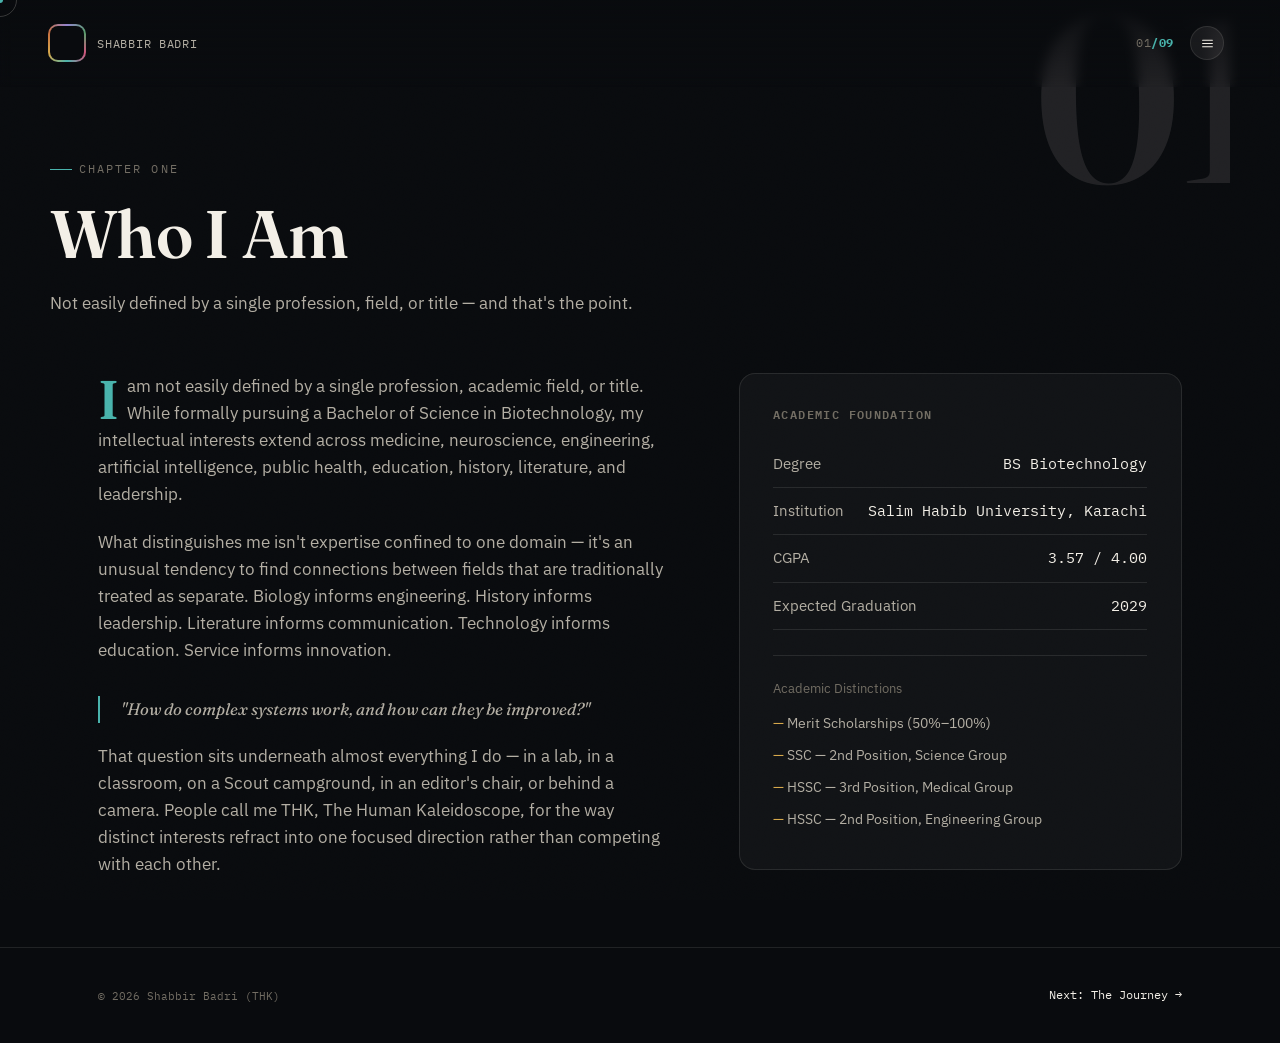
<file: about.html>
<!DOCTYPE html>
<html lang="en">
<head>
<meta charset="UTF-8">
<meta name="viewport" content="width=device-width, initial-scale=1.0">
<title>Who I Am — Shabbir Badri (THK)</title>
<meta name="description" content="The academic foundation and central identity of Shabbir Badri — biotechnology student and multidisciplinary builder.">
<link rel="preconnect" href="https://fonts.googleapis.com">
<link rel="preconnect" href="https://fonts.gstatic.com" crossorigin>
<link href="https://fonts.googleapis.com/css2?family=Fraunces:ital,wght@0,300;0,400;0,500;0,600;0,700;0,900;1,400;1,500&family=IBM+Plex+Sans:wght@300;400;500;600;700&family=IBM+Plex+Mono:wght@400;500;600&display=swap" rel="stylesheet">
<link rel="stylesheet" href="assets/style.css">
<noscript><style>.curtain,.preloader{display:none !important;}[data-reveal],.word{opacity:1 !important;transform:none !important;}</style></noscript>
</head>
<body style="--page-facet:var(--facet-scientist);">

<div class="grain"></div>
<div class="curtain" id="curtain"></div>

<header class="topbar">
  <a class="brand" href="index.html" data-transition data-facet="explorer">
    <div class="logo-mark"><span>TK</span></div>
    <span class="brand-name">SHABBIR BADRI</span>
  </a>
  <div class="topbar-right">
    <span class="page-progress">01<b>/09</b></span>
    <button class="menu-btn" id="menuToggle" aria-label="Open navigation">
      <span class="menu-icon"><svg viewBox="0 0 24 24" fill="none" stroke="currentColor" stroke-width="2" stroke-linecap="round"><line x1="3" y1="6" x2="21" y2="6"/><line x1="3" y1="12" x2="21" y2="12"/><line x1="3" y1="18" x2="21" y2="18"/></svg></span>
    </button>
  </div>
</header>

<nav class="nav-overlay" id="navOverlay">
  <div class="nav-overlay-top">
    <div class="brand"><div class="logo-mark"><span>TK</span></div><span class="brand-name">CONTENTS</span></div>
    <button class="nav-close" id="navClose" aria-label="Close navigation"><svg viewBox="0 0 24 24" fill="none" stroke="currentColor" stroke-width="2" stroke-linecap="round"><line x1="18" y1="6" x2="6" y2="18"/><line x1="6" y1="6" x2="18" y2="18"/></svg></button>
  </div>
  <div class="nav-list">
    <a href="index.html" data-transition data-facet="explorer" style="--nd:var(--facet-explorer)"><span class="num">00</span>Home</a>
    <a href="about.html" class="current" data-transition data-facet="scientist" style="--nd:var(--facet-scientist)"><span class="num">01</span>Who I Am<span class="tick">•</span></a>
    <a href="journey.html" data-transition data-facet="explorer" style="--nd:var(--facet-explorer)"><span class="num">02</span>The Journey</a>
    <a href="experience.html" data-transition data-facet="builder" style="--nd:var(--facet-builder)"><span class="num">03</span>Experience</a>
    <a href="projects.html" data-transition data-facet="innovator" style="--nd:var(--facet-innovator)"><span class="num">04</span>Projects &amp; Innovation</a>
    <a href="skills.html" data-transition data-facet="scientist" style="--nd:var(--facet-scientist)"><span class="num">05</span>Skills &amp; Certifications</a>
    <a href="leadership.html" data-transition data-facet="scout" style="--nd:var(--facet-scout)"><span class="num">06</span>Leadership &amp; Scouting</a>
    <a href="philosophy.html" data-transition data-facet="educator" style="--nd:var(--facet-educator)"><span class="num">07</span>Philosophy</a>
    <a href="vision.html" data-transition data-facet="innovator" style="--nd:var(--facet-innovator)"><span class="num">08</span>Vision</a>
    <a href="connect.html" data-transition data-facet="explorer" style="--nd:var(--facet-explorer)"><span class="num">09</span>Connect</a>
  </div>
  <div class="nav-social">
    <a href="mailto:shabbirbadri515253@gmail.com">Email</a>
    <a href="https://www.linkedin.com/in/ShabbirBadriTHK" target="_blank" rel="noopener">LinkedIn</a>
    <a href="https://github.com/shabbirbadri" target="_blank" rel="noopener">GitHub</a>
    <a href="#" target="_blank" rel="noopener">Instagram</a>
  </div>
</nav>

<header class="page-head wrap">
  <span class="bg-num">01</span>
  <p class="eyebrow">Chapter One</p>
  <h1 class="split-heading">Who I Am</h1>
  <p class="page-lede" data-reveal data-reveal-delay="2">Not easily defined by a single profession, field, or title — and that's the point.</p>
</header>

<section>
  <div class="wrap">
    <div class="identity-grid">
      <div class="identity-text" data-reveal data-reveal-delay="1">
        <p>I am not easily defined by a single profession, academic field, or title. While formally pursuing a Bachelor of Science in Biotechnology, my intellectual interests extend across medicine, neuroscience, engineering, artificial intelligence, public health, education, history, literature, and leadership.</p>
        <p>What distinguishes me isn't expertise confined to one domain — it's an unusual tendency to find connections between fields that are traditionally treated as separate. Biology informs engineering. History informs leadership. Literature informs communication. Technology informs education. Service informs innovation.</p>
        <p class="identity-quote">"How do complex systems work, and how can they be improved?"</p>
        <p>That question sits underneath almost everything I do — in a lab, in a classroom, on a Scout campground, in an editor's chair, or behind a camera. People call me THK, The Human Kaleidoscope, for the way distinct interests refract into one focused direction rather than competing with each other.</p>
      </div>
      <div class="stat-card" data-reveal data-reveal-delay="2">
        <h4>Academic Foundation</h4>
        <div class="stat-row"><span class="k">Degree</span><span class="v">BS Biotechnology</span></div>
        <div class="stat-row"><span class="k">Institution</span><span class="v">Salim Habib University, Karachi</span></div>
        <div class="stat-row"><span class="k">CGPA</span><span class="v">3.57 / 4.00</span></div>
        <div class="stat-row"><span class="k">Expected Graduation</span><span class="v">2029</span></div>
        <div class="distinctions">
          <p class="lbl">Academic Distinctions</p>
          <ul>
            <li>Merit Scholarships (50%–100%)</li>
            <li>SSC — 2nd Position, Science Group</li>
            <li>HSSC — 3rd Position, Medical Group</li>
            <li>HSSC — 2nd Position, Engineering Group</li>
          </ul>
        </div>
      </div>
    </div>
  </div>
</section>

<footer>
  <div class="wrap footer-inner">
    <p>&copy; <span class="year"></span> Shabbir Badri (THK)</p>
    <div class="footer-links">
      <a href="journey.html" data-transition data-facet="explorer">Next: The Journey →</a>
    </div>
  </div>
</footer>

<script src="assets/script.js"></script>
</body>
</html>
</file>
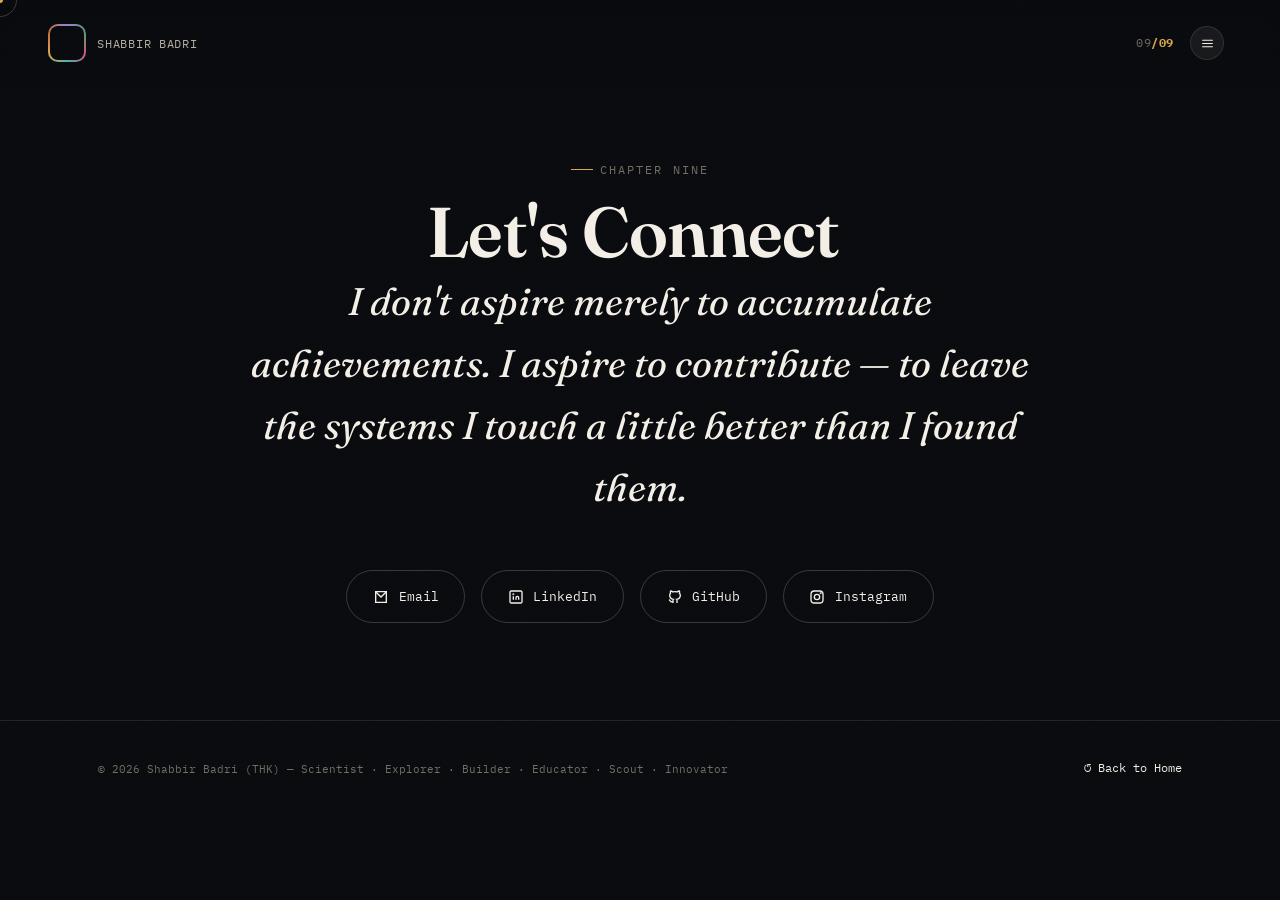
<file: connect.html>
<!DOCTYPE html>
<html lang="en">
<head>
<meta charset="UTF-8">
<meta name="viewport" content="width=device-width, initial-scale=1.0">
<title>Connect — Shabbir Badri (THK)</title>
<meta name="description" content="Get in touch with Shabbir Badri — email, LinkedIn, GitHub, and more.">
<link rel="preconnect" href="https://fonts.googleapis.com">
<link rel="preconnect" href="https://fonts.gstatic.com" crossorigin>
<link href="https://fonts.googleapis.com/css2?family=Fraunces:ital,wght@0,300;0,400;0,500;0,600;0,700;0,900;1,400;1,500&family=IBM+Plex+Sans:wght@300;400;500;600;700&family=IBM+Plex+Mono:wght@400;500;600&display=swap" rel="stylesheet">
<link rel="stylesheet" href="assets/style.css">
<noscript><style>.curtain,.preloader{display:none !important;}[data-reveal],.word{opacity:1 !important;transform:none !important;}</style></noscript>
</head>
<body style="--page-facet:var(--facet-explorer);">

<div class="grain"></div>
<div class="curtain" id="curtain"></div>

<header class="topbar">
  <a class="brand" href="index.html" data-transition data-facet="explorer">
    <div class="logo-mark"><span>TK</span></div>
    <span class="brand-name">SHABBIR BADRI</span>
  </a>
  <div class="topbar-right">
    <span class="page-progress">09<b>/09</b></span>
    <button class="menu-btn" id="menuToggle" aria-label="Open navigation">
      <span class="menu-icon"><svg viewBox="0 0 24 24" fill="none" stroke="currentColor" stroke-width="2" stroke-linecap="round"><line x1="3" y1="6" x2="21" y2="6"/><line x1="3" y1="12" x2="21" y2="12"/><line x1="3" y1="18" x2="21" y2="18"/></svg></span>
    </button>
  </div>
</header>

<nav class="nav-overlay" id="navOverlay">
  <div class="nav-overlay-top">
    <div class="brand"><div class="logo-mark"><span>TK</span></div><span class="brand-name">CONTENTS</span></div>
    <button class="nav-close" id="navClose" aria-label="Close navigation"><svg viewBox="0 0 24 24" fill="none" stroke="currentColor" stroke-width="2" stroke-linecap="round"><line x1="18" y1="6" x2="6" y2="18"/><line x1="6" y1="6" x2="18" y2="18"/></svg></button>
  </div>
  <div class="nav-list">
    <a href="index.html" data-transition data-facet="explorer" style="--nd:var(--facet-explorer)"><span class="num">00</span>Home</a>
    <a href="about.html" data-transition data-facet="scientist" style="--nd:var(--facet-scientist)"><span class="num">01</span>Who I Am</a>
    <a href="journey.html" data-transition data-facet="explorer" style="--nd:var(--facet-explorer)"><span class="num">02</span>The Journey</a>
    <a href="experience.html" data-transition data-facet="builder" style="--nd:var(--facet-builder)"><span class="num">03</span>Experience</a>
    <a href="projects.html" data-transition data-facet="innovator" style="--nd:var(--facet-innovator)"><span class="num">04</span>Projects &amp; Innovation</a>
    <a href="skills.html" data-transition data-facet="scientist" style="--nd:var(--facet-scientist)"><span class="num">05</span>Skills &amp; Certifications</a>
    <a href="leadership.html" data-transition data-facet="scout" style="--nd:var(--facet-scout)"><span class="num">06</span>Leadership &amp; Scouting</a>
    <a href="philosophy.html" data-transition data-facet="educator" style="--nd:var(--facet-educator)"><span class="num">07</span>Philosophy</a>
    <a href="vision.html" data-transition data-facet="innovator" style="--nd:var(--facet-innovator)"><span class="num">08</span>Vision</a>
    <a href="connect.html" class="current" data-transition data-facet="explorer" style="--nd:var(--facet-explorer)"><span class="num">09</span>Connect<span class="tick">•</span></a>
  </div>
  <div class="nav-social">
    <a href="mailto:shabbirbadri515253@gmail.com">Email</a>
    <a href="https://www.linkedin.com/in/ShabbirBadriTHK" target="_blank" rel="noopener">LinkedIn</a>
    <a href="https://github.com/shabbirbadri" target="_blank" rel="noopener">GitHub</a>
    <a href="#" target="_blank" rel="noopener">Instagram</a>
  </div>
</nav>

<section class="connect-hero wrap">
  <p class="eyebrow" data-reveal style="justify-content:center;">Chapter Nine</p>
  <h1 class="split-heading" style="font-size:clamp(2.4rem,6vw,4.4rem);text-align:center;margin-top:1rem;">Let's Connect</h1>
  <p class="connect-quote" data-reveal data-reveal-delay="2">I don't aspire merely to accumulate achievements. I aspire to contribute — to leave the systems I touch a little better than I found them.</p>
  <div class="connect-links" data-reveal data-reveal-delay="3">
    <a class="connect-link" href="mailto:shabbirbadri515253@gmail.com">
      <svg viewBox="0 0 24 24" fill="none" stroke="currentColor" stroke-width="2"><path d="M4 4h16v16H4z"/><path d="M4 4l8 8 8-8"/></svg>
      Email
    </a>
    <a class="connect-link" href="https://www.linkedin.com/in/ShabbirBadriTHK" target="_blank" rel="noopener">
      <svg viewBox="0 0 24 24" fill="none" stroke="currentColor" stroke-width="2"><rect x="3" y="3" width="18" height="18" rx="2"/><line x1="8" y1="11" x2="8" y2="16"/><circle cx="8" cy="8" r="0.5"/><path d="M12 16v-3a2 2 0 0 1 4 0v3"/></svg>
      LinkedIn
    </a>
    <a class="connect-link" href="https://github.com/shabbirbadri" target="_blank" rel="noopener">
      <svg viewBox="0 0 24 24" fill="none" stroke="currentColor" stroke-width="2"><path d="M9 19c-4.3 1.4-4.3-2.5-6-3m12 5v-3.5c0-1 .1-1.4-.5-2 2.8-.3 5.5-1.4 5.5-6a4.6 4.6 0 0 0-1.3-3.2 4.2 4.2 0 0 0-.1-3.2s-1.1-.3-3.5 1.3a12.3 12.3 0 0 0-6.2 0C6.5 2.8 5.4 3.1 5.4 3.1a4.2 4.2 0 0 0-.1 3.2A4.6 4.6 0 0 0 4 9.5c0 4.6 2.7 5.7 5.5 6-.6.6-.6 1.2-.5 2V21"/></svg>
      GitHub
    </a>
    <!-- TODO: replace href with real Instagram profile URL -->
    <a class="connect-link" href="#" target="_blank" rel="noopener">
      <svg viewBox="0 0 24 24" fill="none" stroke="currentColor" stroke-width="2"><rect x="3" y="3" width="18" height="18" rx="5"/><circle cx="12" cy="12" r="4"/><circle cx="17.5" cy="6.5" r="0.5" fill="currentColor"/></svg>
      Instagram
    </a>
  </div>
</section>

<footer>
  <div class="wrap footer-inner">
    <p>&copy; <span class="year"></span> Shabbir Badri (THK) — Scientist · Explorer · Builder · Educator · Scout · Innovator</p>
    <div class="footer-links">
      <a href="index.html" data-transition data-facet="explorer">↺ Back to Home</a>
    </div>
  </div>
</footer>

<script src="assets/script.js"></script>
</body>
</html>
</file>
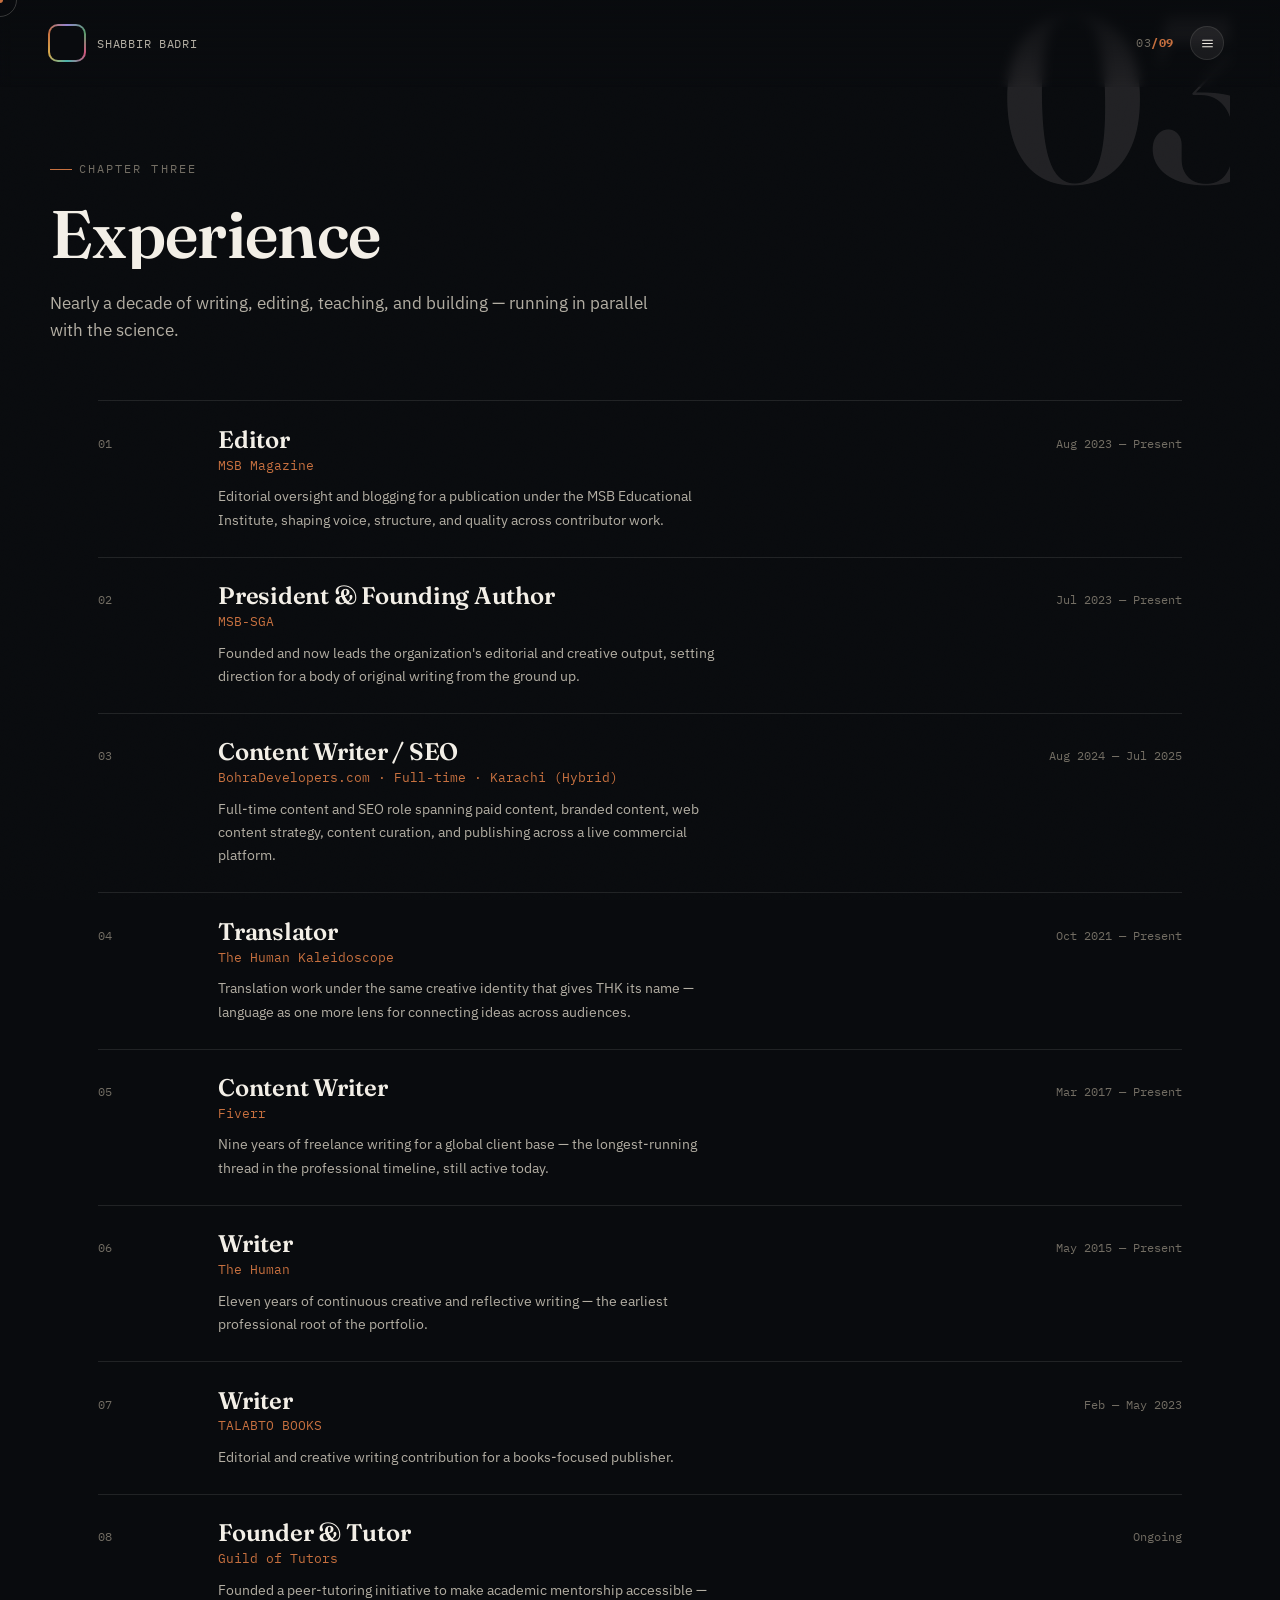
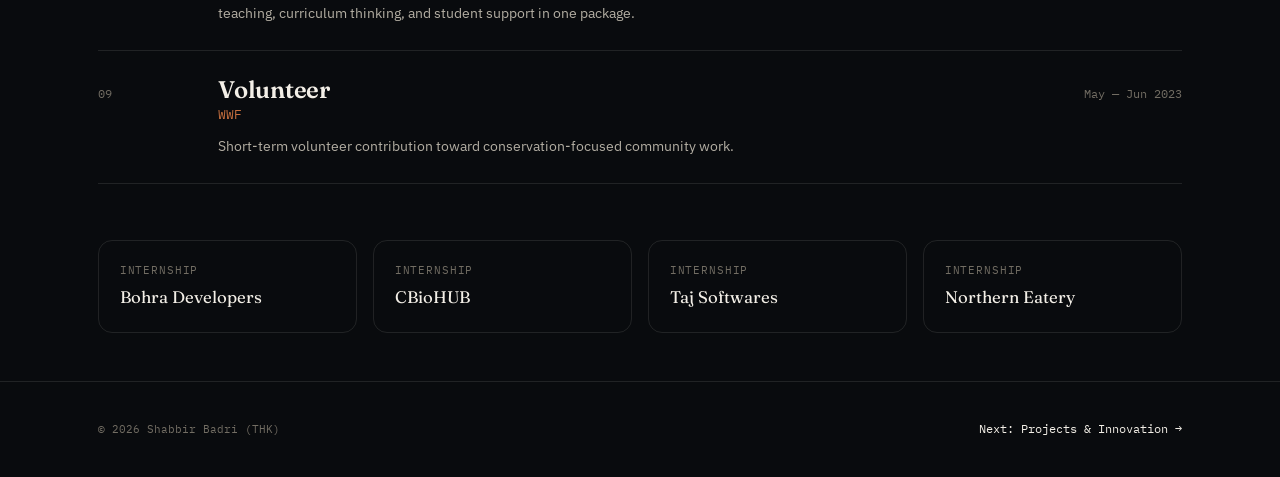
<file: experience.html>
<!DOCTYPE html>
<html lang="en">
<head>
<meta charset="UTF-8">
<meta name="viewport" content="width=device-width, initial-scale=1.0">
<title>Experience — Shabbir Badri (THK)</title>
<meta name="description" content="Nine years of editorial, freelance, and full-time work — running in parallel with the science.">
<link rel="preconnect" href="https://fonts.googleapis.com">
<link rel="preconnect" href="https://fonts.gstatic.com" crossorigin>
<link href="https://fonts.googleapis.com/css2?family=Fraunces:ital,wght@0,300;0,400;0,500;0,600;0,700;0,900;1,400;1,500&family=IBM+Plex+Sans:wght@300;400;500;600;700&family=IBM+Plex+Mono:wght@400;500;600&display=swap" rel="stylesheet">
<link rel="stylesheet" href="assets/style.css">
<noscript><style>.curtain,.preloader{display:none !important;}[data-reveal],.word{opacity:1 !important;transform:none !important;}</style></noscript>
</head>
<body style="--page-facet:var(--facet-builder);">

<div class="grain"></div>
<div class="curtain" id="curtain"></div>

<header class="topbar">
  <a class="brand" href="index.html" data-transition data-facet="explorer">
    <div class="logo-mark"><span>TK</span></div>
    <span class="brand-name">SHABBIR BADRI</span>
  </a>
  <div class="topbar-right">
    <span class="page-progress">03<b>/09</b></span>
    <button class="menu-btn" id="menuToggle" aria-label="Open navigation">
      <span class="menu-icon"><svg viewBox="0 0 24 24" fill="none" stroke="currentColor" stroke-width="2" stroke-linecap="round"><line x1="3" y1="6" x2="21" y2="6"/><line x1="3" y1="12" x2="21" y2="12"/><line x1="3" y1="18" x2="21" y2="18"/></svg></span>
    </button>
  </div>
</header>

<nav class="nav-overlay" id="navOverlay">
  <div class="nav-overlay-top">
    <div class="brand"><div class="logo-mark"><span>TK</span></div><span class="brand-name">CONTENTS</span></div>
    <button class="nav-close" id="navClose" aria-label="Close navigation"><svg viewBox="0 0 24 24" fill="none" stroke="currentColor" stroke-width="2" stroke-linecap="round"><line x1="18" y1="6" x2="6" y2="18"/><line x1="6" y1="6" x2="18" y2="18"/></svg></button>
  </div>
  <div class="nav-list">
    <a href="index.html" data-transition data-facet="explorer" style="--nd:var(--facet-explorer)"><span class="num">00</span>Home</a>
    <a href="about.html" data-transition data-facet="scientist" style="--nd:var(--facet-scientist)"><span class="num">01</span>Who I Am</a>
    <a href="journey.html" data-transition data-facet="explorer" style="--nd:var(--facet-explorer)"><span class="num">02</span>The Journey</a>
    <a href="experience.html" class="current" data-transition data-facet="builder" style="--nd:var(--facet-builder)"><span class="num">03</span>Experience<span class="tick">•</span></a>
    <a href="projects.html" data-transition data-facet="innovator" style="--nd:var(--facet-innovator)"><span class="num">04</span>Projects &amp; Innovation</a>
    <a href="skills.html" data-transition data-facet="scientist" style="--nd:var(--facet-scientist)"><span class="num">05</span>Skills &amp; Certifications</a>
    <a href="leadership.html" data-transition data-facet="scout" style="--nd:var(--facet-scout)"><span class="num">06</span>Leadership &amp; Scouting</a>
    <a href="philosophy.html" data-transition data-facet="educator" style="--nd:var(--facet-educator)"><span class="num">07</span>Philosophy</a>
    <a href="vision.html" data-transition data-facet="innovator" style="--nd:var(--facet-innovator)"><span class="num">08</span>Vision</a>
    <a href="connect.html" data-transition data-facet="explorer" style="--nd:var(--facet-explorer)"><span class="num">09</span>Connect</a>
  </div>
  <div class="nav-social">
    <a href="mailto:shabbirbadri515253@gmail.com">Email</a>
    <a href="https://www.linkedin.com/in/ShabbirBadriTHK" target="_blank" rel="noopener">LinkedIn</a>
    <a href="https://github.com/shabbirbadri" target="_blank" rel="noopener">GitHub</a>
    <a href="#" target="_blank" rel="noopener">Instagram</a>
  </div>
</nav>

<header class="page-head wrap">
  <span class="bg-num">03</span>
  <p class="eyebrow">Chapter Three</p>
  <h1 class="split-heading">Experience</h1>
  <p class="page-lede" data-reveal data-reveal-delay="2">Nearly a decade of writing, editing, teaching, and building — running in parallel with the science.</p>
</header>

<section>
  <div class="wrap">
    <div class="masthead" data-reveal>
      <div class="mh-row">
        <span class="mh-idx">01</span>
        <div class="mh-role"><h4>Editor</h4><p class="org">MSB Magazine</p><p>Editorial oversight and blogging for a publication under the MSB Educational Institute, shaping voice, structure, and quality across contributor work.</p></div>
        <span class="mh-date">Aug 2023 — Present</span>
      </div>
      <div class="mh-row">
        <span class="mh-idx">02</span>
        <div class="mh-role"><h4>President &amp; Founding Author</h4><p class="org">MSB-SGA</p><p>Founded and now leads the organization's editorial and creative output, setting direction for a body of original writing from the ground up.</p></div>
        <span class="mh-date">Jul 2023 — Present</span>
      </div>
      <div class="mh-row">
        <span class="mh-idx">03</span>
        <div class="mh-role"><h4>Content Writer / SEO</h4><p class="org">BohraDevelopers.com · Full-time · Karachi (Hybrid)</p><p>Full-time content and SEO role spanning paid content, branded content, web content strategy, content curation, and publishing across a live commercial platform.</p></div>
        <span class="mh-date">Aug 2024 — Jul 2025</span>
      </div>
      <div class="mh-row">
        <span class="mh-idx">04</span>
        <div class="mh-role"><h4>Translator</h4><p class="org">The Human Kaleidoscope</p><p>Translation work under the same creative identity that gives THK its name — language as one more lens for connecting ideas across audiences.</p></div>
        <span class="mh-date">Oct 2021 — Present</span>
      </div>
      <div class="mh-row">
        <span class="mh-idx">05</span>
        <div class="mh-role"><h4>Content Writer</h4><p class="org">Fiverr</p><p>Nine years of freelance writing for a global client base — the longest-running thread in the professional timeline, still active today.</p></div>
        <span class="mh-date">Mar 2017 — Present</span>
      </div>
      <div class="mh-row">
        <span class="mh-idx">06</span>
        <div class="mh-role"><h4>Writer</h4><p class="org">The Human</p><p>Eleven years of continuous creative and reflective writing — the earliest professional root of the portfolio.</p></div>
        <span class="mh-date">May 2015 — Present</span>
      </div>
      <div class="mh-row">
        <span class="mh-idx">07</span>
        <div class="mh-role"><h4>Writer</h4><p class="org">TALABTO BOOKS</p><p>Editorial and creative writing contribution for a books-focused publisher.</p></div>
        <span class="mh-date">Feb — May 2023</span>
      </div>
      <div class="mh-row">
        <span class="mh-idx">08</span>
        <div class="mh-role"><h4>Founder &amp; Tutor</h4><p class="org">Guild of Tutors</p><p>Founded a peer-tutoring initiative to make academic mentorship accessible — teaching, curriculum thinking, and student support in one package.</p></div>
        <span class="mh-date">Ongoing</span>
      </div>
      <div class="mh-row">
        <span class="mh-idx">09</span>
        <div class="mh-role"><h4>Volunteer</h4><p class="org">WWF</p><p>Short-term volunteer contribution toward conservation-focused community work.</p></div>
        <span class="mh-date">May — Jun 2023</span>
      </div>
    </div>

    <div class="exposure-grid" data-reveal data-reveal-delay="2">
      <div class="exposure-card"><p class="k">Internship</p><p class="v">Bohra Developers</p></div>
      <div class="exposure-card"><p class="k">Internship</p><p class="v">CBioHUB</p></div>
      <div class="exposure-card"><p class="k">Internship</p><p class="v">Taj Softwares</p></div>
      <div class="exposure-card"><p class="k">Internship</p><p class="v">Northern Eatery</p></div>
    </div>
  </div>
</section>

<footer>
  <div class="wrap footer-inner">
    <p>&copy; <span class="year"></span> Shabbir Badri (THK)</p>
    <div class="footer-links">
      <a href="projects.html" data-transition data-facet="innovator">Next: Projects &amp; Innovation →</a>
    </div>
  </div>
</footer>

<script src="assets/script.js"></script>
</body>
</html>
</file>
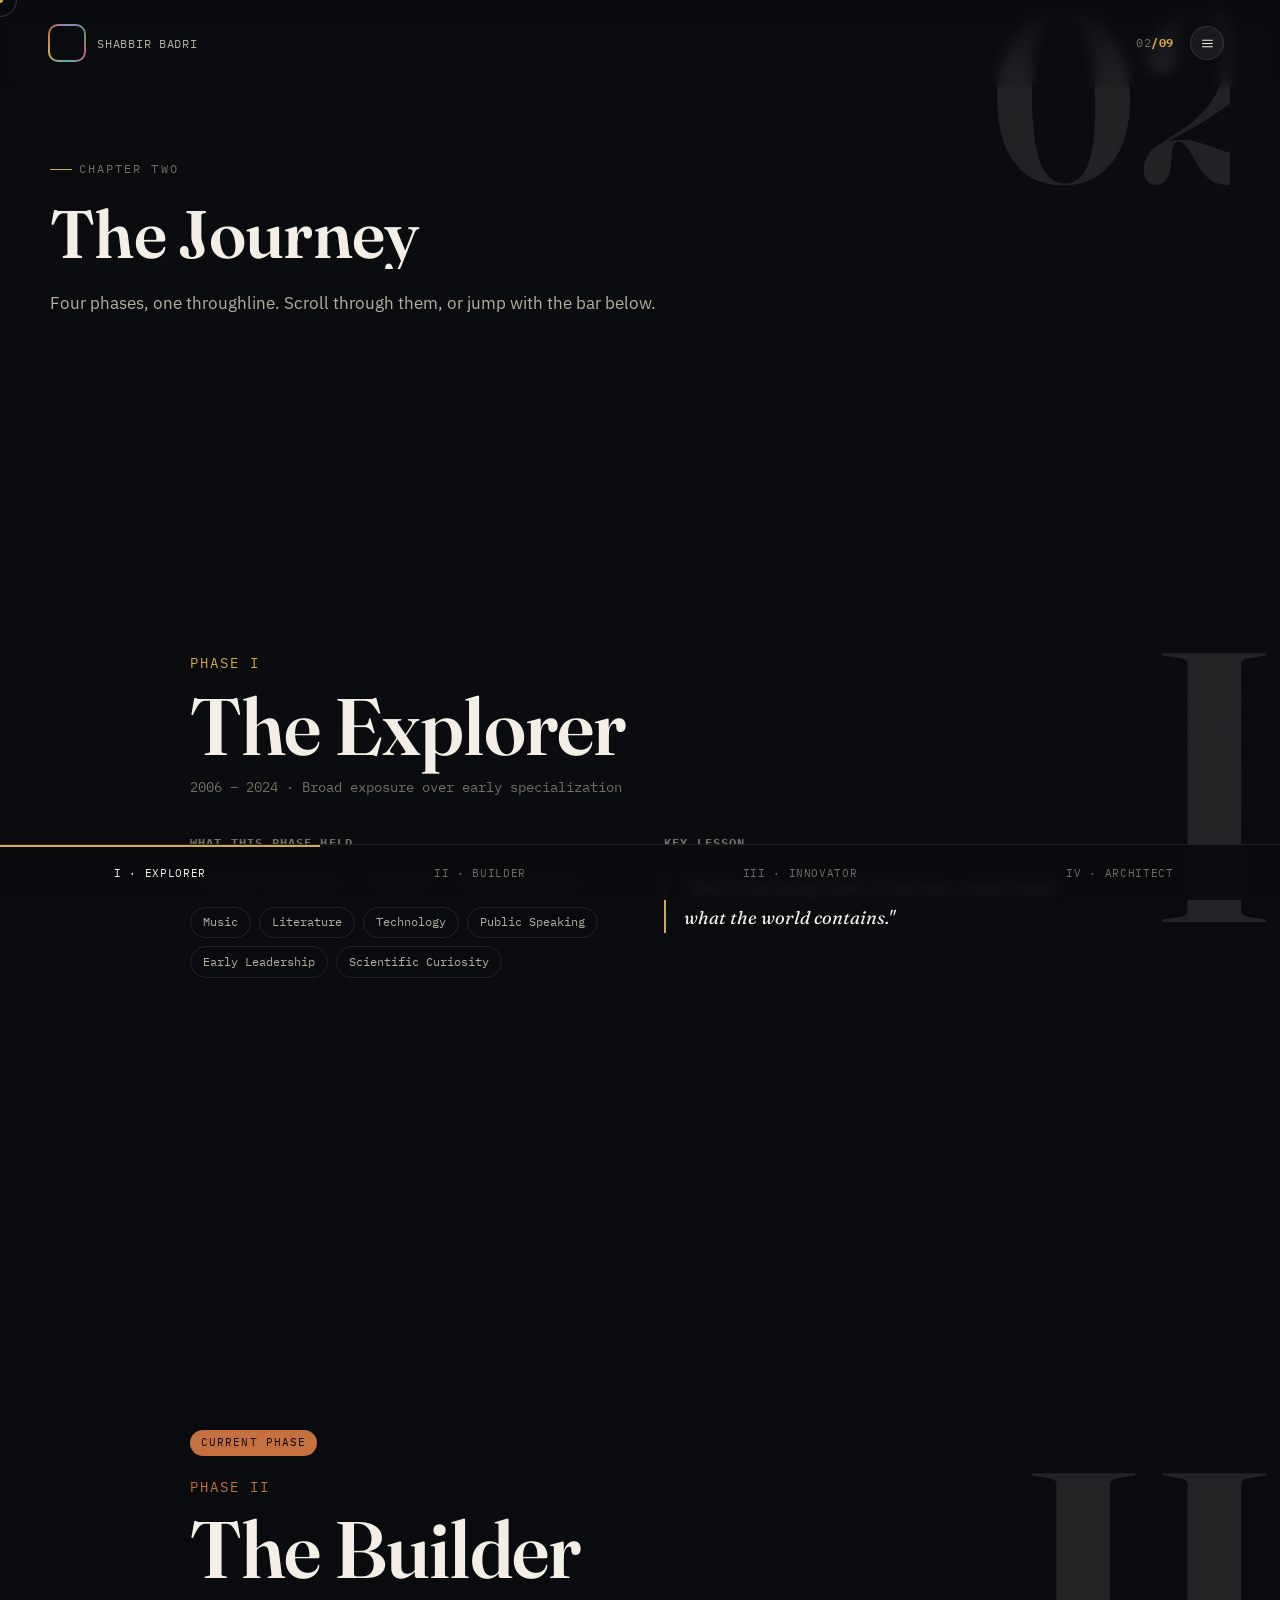
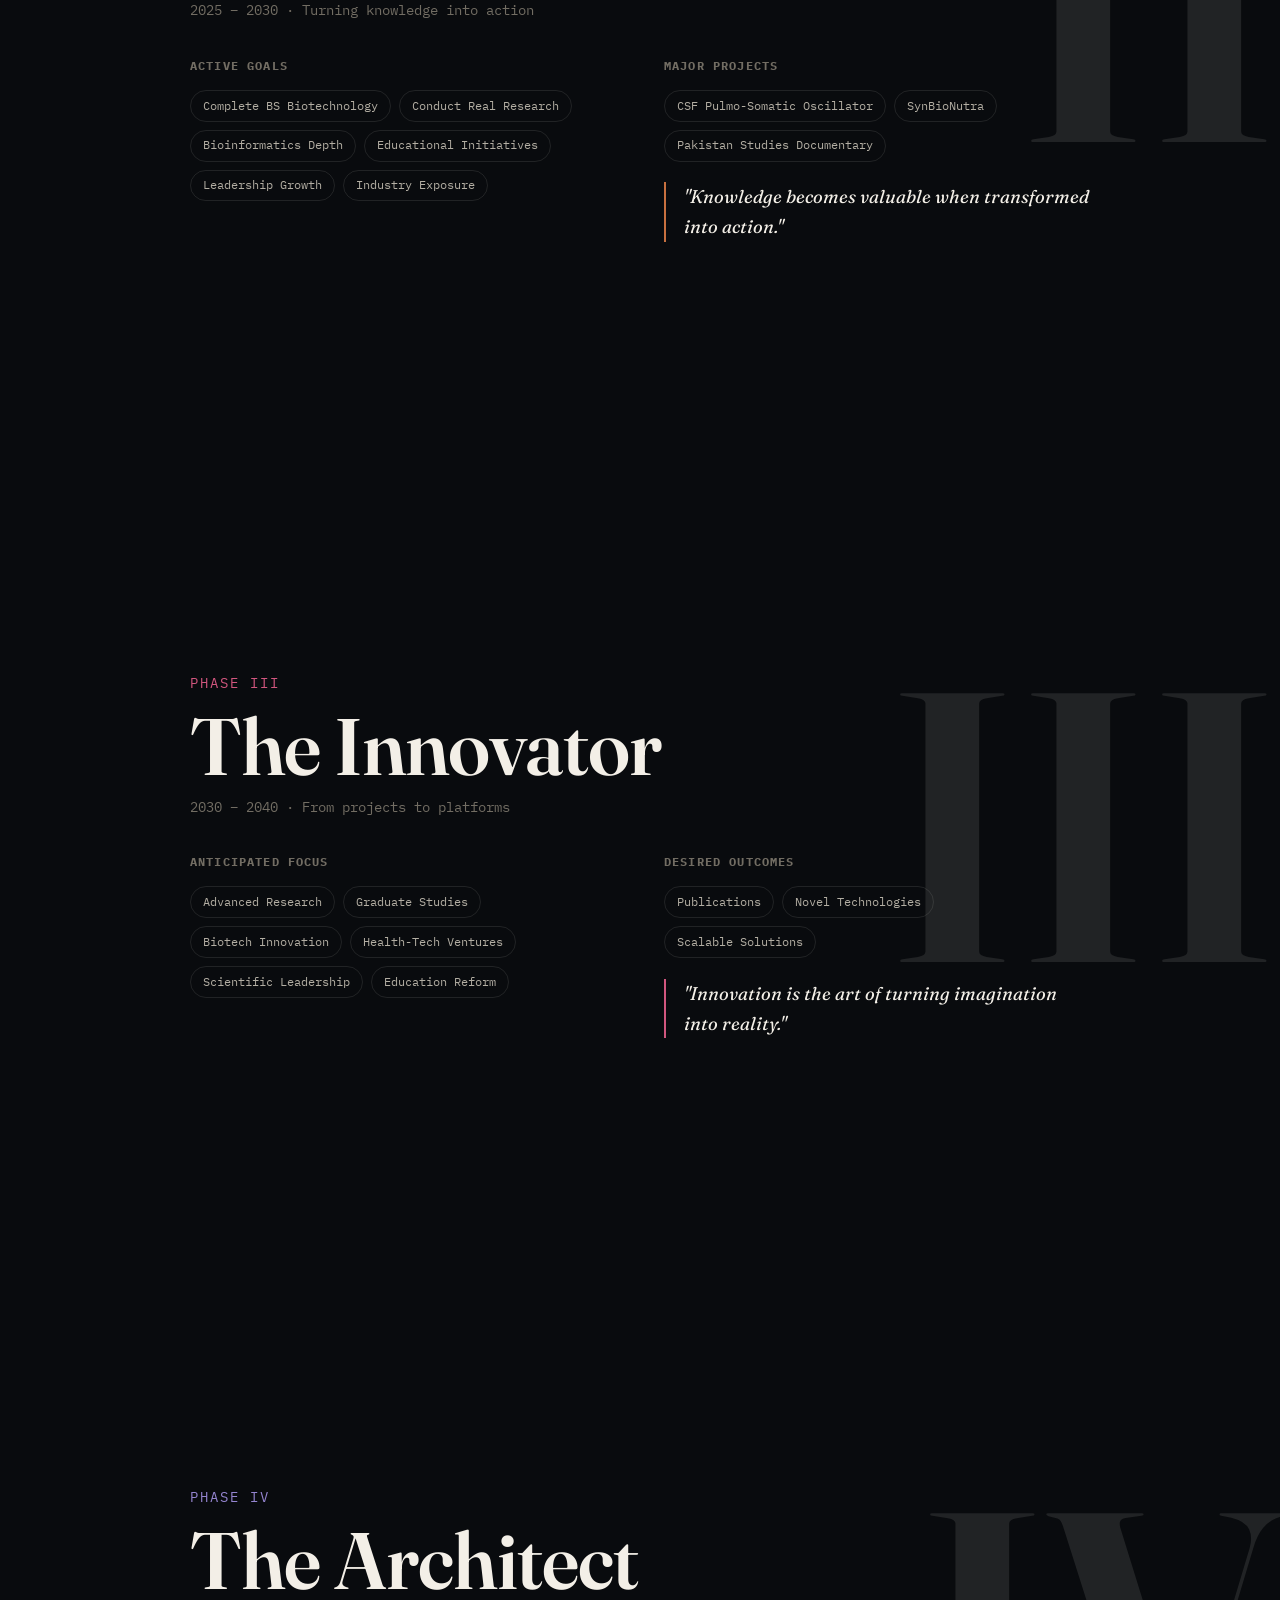
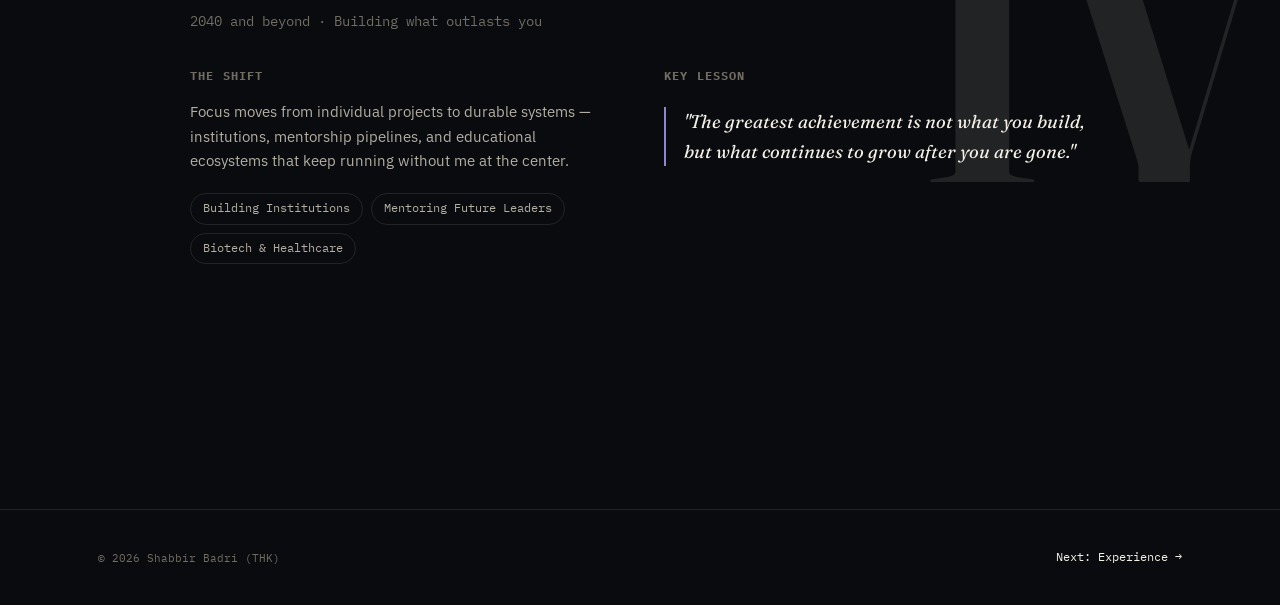
<file: journey.html>
<!DOCTYPE html>
<html lang="en">
<head>
<meta charset="UTF-8">
<meta name="viewport" content="width=device-width, initial-scale=1.0">
<title>The Journey — Shabbir Badri (THK)</title>
<meta name="description" content="Four life phases — Explorer, Builder, Innovator, Architect — from 2006 to 2040 and beyond.">
<link rel="preconnect" href="https://fonts.googleapis.com">
<link rel="preconnect" href="https://fonts.gstatic.com" crossorigin>
<link href="https://fonts.googleapis.com/css2?family=Fraunces:ital,wght@0,300;0,400;0,500;0,600;0,700;0,900;1,400;1,500&family=IBM+Plex+Sans:wght@300;400;500;600;700&family=IBM+Plex+Mono:wght@400;500;600&display=swap" rel="stylesheet">
<link rel="stylesheet" href="assets/style.css">
<noscript><style>.curtain,.preloader{display:none !important;}[data-reveal],.word{opacity:1 !important;transform:none !important;}</style></noscript>
</head>
<body style="--page-facet:var(--facet-explorer);">

<div class="grain"></div>
<div class="curtain" id="curtain"></div>

<header class="topbar">
  <a class="brand" href="index.html" data-transition data-facet="explorer">
    <div class="logo-mark"><span>TK</span></div>
    <span class="brand-name">SHABBIR BADRI</span>
  </a>
  <div class="topbar-right">
    <span class="page-progress">02<b>/09</b></span>
    <button class="menu-btn" id="menuToggle" aria-label="Open navigation">
      <span class="menu-icon"><svg viewBox="0 0 24 24" fill="none" stroke="currentColor" stroke-width="2" stroke-linecap="round"><line x1="3" y1="6" x2="21" y2="6"/><line x1="3" y1="12" x2="21" y2="12"/><line x1="3" y1="18" x2="21" y2="18"/></svg></span>
    </button>
  </div>
</header>

<nav class="nav-overlay" id="navOverlay">
  <div class="nav-overlay-top">
    <div class="brand"><div class="logo-mark"><span>TK</span></div><span class="brand-name">CONTENTS</span></div>
    <button class="nav-close" id="navClose" aria-label="Close navigation"><svg viewBox="0 0 24 24" fill="none" stroke="currentColor" stroke-width="2" stroke-linecap="round"><line x1="18" y1="6" x2="6" y2="18"/><line x1="6" y1="6" x2="18" y2="18"/></svg></button>
  </div>
  <div class="nav-list">
    <a href="index.html" data-transition data-facet="explorer" style="--nd:var(--facet-explorer)"><span class="num">00</span>Home</a>
    <a href="about.html" data-transition data-facet="scientist" style="--nd:var(--facet-scientist)"><span class="num">01</span>Who I Am</a>
    <a href="journey.html" class="current" data-transition data-facet="explorer" style="--nd:var(--facet-explorer)"><span class="num">02</span>The Journey<span class="tick">•</span></a>
    <a href="experience.html" data-transition data-facet="builder" style="--nd:var(--facet-builder)"><span class="num">03</span>Experience</a>
    <a href="projects.html" data-transition data-facet="innovator" style="--nd:var(--facet-innovator)"><span class="num">04</span>Projects &amp; Innovation</a>
    <a href="skills.html" data-transition data-facet="scientist" style="--nd:var(--facet-scientist)"><span class="num">05</span>Skills &amp; Certifications</a>
    <a href="leadership.html" data-transition data-facet="scout" style="--nd:var(--facet-scout)"><span class="num">06</span>Leadership &amp; Scouting</a>
    <a href="philosophy.html" data-transition data-facet="educator" style="--nd:var(--facet-educator)"><span class="num">07</span>Philosophy</a>
    <a href="vision.html" data-transition data-facet="innovator" style="--nd:var(--facet-innovator)"><span class="num">08</span>Vision</a>
    <a href="connect.html" data-transition data-facet="explorer" style="--nd:var(--facet-explorer)"><span class="num">09</span>Connect</a>
  </div>
  <div class="nav-social">
    <a href="mailto:shabbirbadri515253@gmail.com">Email</a>
    <a href="https://www.linkedin.com/in/ShabbirBadriTHK" target="_blank" rel="noopener">LinkedIn</a>
    <a href="https://github.com/shabbirbadri" target="_blank" rel="noopener">GitHub</a>
    <a href="#" target="_blank" rel="noopener">Instagram</a>
  </div>
</nav>

<header class="page-head wrap">
  <span class="bg-num">02</span>
  <p class="eyebrow">Chapter Two</p>
  <h1 class="split-heading">The Journey</h1>
  <p class="page-lede" data-reveal data-reveal-delay="2">Four phases, one throughline. Scroll through them, or jump with the bar below.</p>
</header>

<div class="stepper">

  <section class="phase-stage" id="phase-1" data-pc="explorer" style="--pc:var(--facet-explorer);">
    <span class="phase-bignum">I</span>
    <div class="wrap phase-stage-inner">
      <p class="phase-roman" data-reveal>Phase I</p>
      <h2 data-reveal data-reveal-delay="1">The Explorer</h2>
      <p class="phase-yrs" data-reveal data-reveal-delay="1">2006 – 2024 · Broad exposure over early specialization</p>
      <div class="phase-content" data-reveal data-reveal-delay="2">
        <div>
          <h5>What This Phase Held</h5>
          <div class="tag-list">
            <span class="tag">Academic Excellence</span><span class="tag">Scouting</span><span class="tag">Khidmat &amp; Service</span>
            <span class="tag">Music</span><span class="tag">Literature</span><span class="tag">Technology</span>
            <span class="tag">Public Speaking</span><span class="tag">Early Leadership</span><span class="tag">Scientific Curiosity</span>
          </div>
        </div>
        <div>
          <h5>Key Lesson</h5>
          <p class="phase-lesson">"Before deciding what to become, understand what the world contains."</p>
        </div>
      </div>
    </div>
  </section>

  <section class="phase-stage" id="phase-2" data-pc="builder" style="--pc:var(--facet-builder);">
    <span class="phase-bignum">II</span>
    <div class="wrap phase-stage-inner">
      <span class="current-badge" data-reveal>Current Phase</span>
      <p class="phase-roman" data-reveal>Phase II</p>
      <h2 data-reveal data-reveal-delay="1">The Builder</h2>
      <p class="phase-yrs" data-reveal data-reveal-delay="1">2025 – 2030 · Turning knowledge into action</p>
      <div class="phase-content" data-reveal data-reveal-delay="2">
        <div>
          <h5>Active Goals</h5>
          <div class="tag-list">
            <span class="tag">Complete BS Biotechnology</span><span class="tag">Conduct Real Research</span>
            <span class="tag">Bioinformatics Depth</span><span class="tag">Educational Initiatives</span>
            <span class="tag">Leadership Growth</span><span class="tag">Industry Exposure</span>
          </div>
        </div>
        <div>
          <h5>Major Projects</h5>
          <div class="tag-list">
            <span class="tag">CSF Pulmo-Somatic Oscillator</span><span class="tag">SynBioNutra</span><span class="tag">Pakistan Studies Documentary</span>
          </div>
          <p class="phase-lesson">"Knowledge becomes valuable when transformed into action."</p>
        </div>
      </div>
    </div>
  </section>

  <section class="phase-stage" id="phase-3" data-pc="innovator" style="--pc:var(--facet-innovator);">
    <span class="phase-bignum">III</span>
    <div class="wrap phase-stage-inner">
      <p class="phase-roman" data-reveal>Phase III</p>
      <h2 data-reveal data-reveal-delay="1">The Innovator</h2>
      <p class="phase-yrs" data-reveal data-reveal-delay="1">2030 – 2040 · From projects to platforms</p>
      <div class="phase-content" data-reveal data-reveal-delay="2">
        <div>
          <h5>Anticipated Focus</h5>
          <div class="tag-list">
            <span class="tag">Advanced Research</span><span class="tag">Graduate Studies</span><span class="tag">Biotech Innovation</span>
            <span class="tag">Health-Tech Ventures</span><span class="tag">Scientific Leadership</span><span class="tag">Education Reform</span>
          </div>
        </div>
        <div>
          <h5>Desired Outcomes</h5>
          <div class="tag-list"><span class="tag">Publications</span><span class="tag">Novel Technologies</span><span class="tag">Scalable Solutions</span></div>
          <p class="phase-lesson">"Innovation is the art of turning imagination into reality."</p>
        </div>
      </div>
    </div>
  </section>

  <section class="phase-stage" id="phase-4" data-pc="educator" style="--pc:var(--facet-educator);">
    <span class="phase-bignum">IV</span>
    <div class="wrap phase-stage-inner">
      <p class="phase-roman" data-reveal>Phase IV</p>
      <h2 data-reveal data-reveal-delay="1">The Architect</h2>
      <p class="phase-yrs" data-reveal data-reveal-delay="1">2040 and beyond · Building what outlasts you</p>
      <div class="phase-content" data-reveal data-reveal-delay="2">
        <div>
          <h5>The Shift</h5>
          <p style="color:var(--text-secondary);font-size:0.94rem;max-width:420px;">Focus moves from individual projects to durable systems — institutions, mentorship pipelines, and educational ecosystems that keep running without me at the center.</p>
          <div class="tag-list" style="margin-top:1.2rem;"><span class="tag">Building Institutions</span><span class="tag">Mentoring Future Leaders</span><span class="tag">Biotech &amp; Healthcare</span></div>
        </div>
        <div>
          <h5>Key Lesson</h5>
          <p class="phase-lesson">"The greatest achievement is not what you build, but what continues to grow after you are gone."</p>
        </div>
      </div>
    </div>
  </section>

  <nav class="stepper-nav">
    <button class="stepper-dot-btn active" data-target="phase-1">I · Explorer</button>
    <button class="stepper-dot-btn" data-target="phase-2">II · Builder</button>
    <button class="stepper-dot-btn" data-target="phase-3">III · Innovator</button>
    <button class="stepper-dot-btn" data-target="phase-4">IV · Architect</button>
  </nav>
</div>

<footer>
  <div class="wrap footer-inner">
    <p>&copy; <span class="year"></span> Shabbir Badri (THK)</p>
    <div class="footer-links">
      <a href="experience.html" data-transition data-facet="builder">Next: Experience →</a>
    </div>
  </div>
</footer>

<script src="assets/script.js"></script>
</body>
</html>
</file>
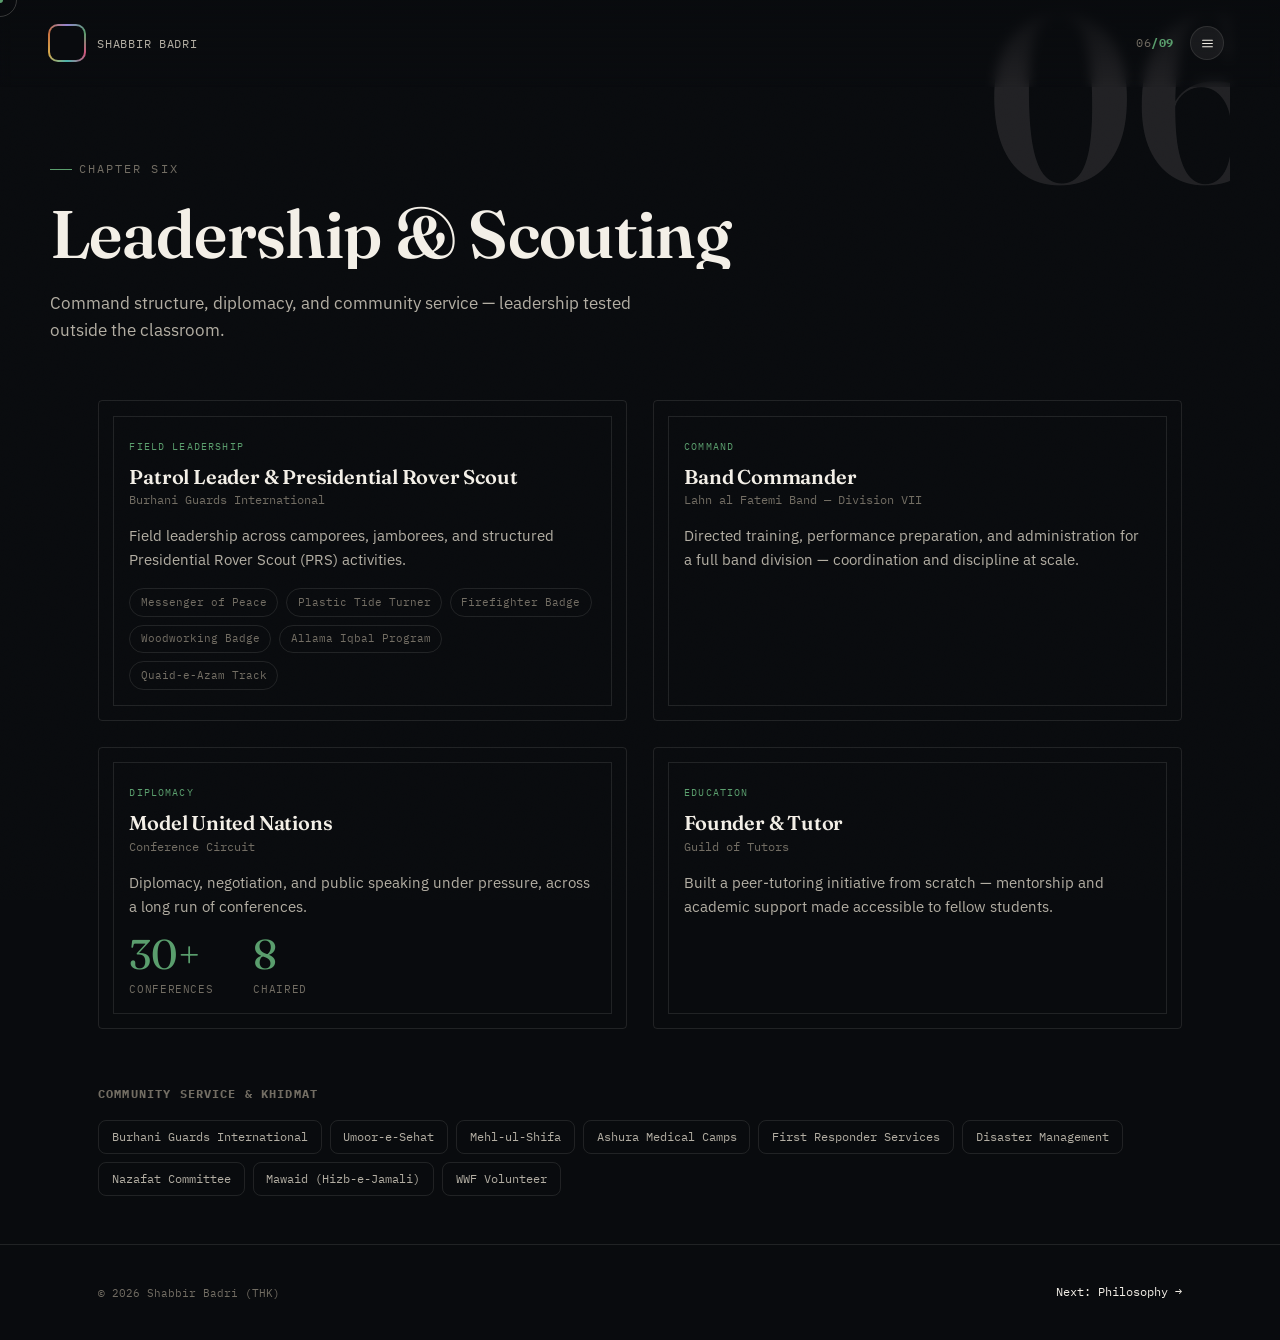
<file: leadership.html>
<!DOCTYPE html>
<html lang="en">
<head>
<meta charset="UTF-8">
<meta name="viewport" content="width=device-width, initial-scale=1.0">
<title>Leadership &amp; Scouting — Shabbir Badri (THK)</title>
<meta name="description" content="Scouting command, Model United Nations, and community service — leadership tested outside the classroom.">
<link rel="preconnect" href="https://fonts.googleapis.com">
<link rel="preconnect" href="https://fonts.gstatic.com" crossorigin>
<link href="https://fonts.googleapis.com/css2?family=Fraunces:ital,wght@0,300;0,400;0,500;0,600;0,700;0,900;1,400;1,500&family=IBM+Plex+Sans:wght@300;400;500;600;700&family=IBM+Plex+Mono:wght@400;500;600&display=swap" rel="stylesheet">
<link rel="stylesheet" href="assets/style.css">
<noscript><style>.curtain,.preloader{display:none !important;}[data-reveal],.word{opacity:1 !important;transform:none !important;}</style></noscript>
</head>
<body style="--page-facet:var(--facet-scout);">

<div class="grain"></div>
<div class="curtain" id="curtain"></div>

<header class="topbar">
  <a class="brand" href="index.html" data-transition data-facet="explorer">
    <div class="logo-mark"><span>TK</span></div>
    <span class="brand-name">SHABBIR BADRI</span>
  </a>
  <div class="topbar-right">
    <span class="page-progress">06<b>/09</b></span>
    <button class="menu-btn" id="menuToggle" aria-label="Open navigation">
      <span class="menu-icon"><svg viewBox="0 0 24 24" fill="none" stroke="currentColor" stroke-width="2" stroke-linecap="round"><line x1="3" y1="6" x2="21" y2="6"/><line x1="3" y1="12" x2="21" y2="12"/><line x1="3" y1="18" x2="21" y2="18"/></svg></span>
    </button>
  </div>
</header>

<nav class="nav-overlay" id="navOverlay">
  <div class="nav-overlay-top">
    <div class="brand"><div class="logo-mark"><span>TK</span></div><span class="brand-name">CONTENTS</span></div>
    <button class="nav-close" id="navClose" aria-label="Close navigation"><svg viewBox="0 0 24 24" fill="none" stroke="currentColor" stroke-width="2" stroke-linecap="round"><line x1="18" y1="6" x2="6" y2="18"/><line x1="6" y1="6" x2="18" y2="18"/></svg></button>
  </div>
  <div class="nav-list">
    <a href="index.html" data-transition data-facet="explorer" style="--nd:var(--facet-explorer)"><span class="num">00</span>Home</a>
    <a href="about.html" data-transition data-facet="scientist" style="--nd:var(--facet-scientist)"><span class="num">01</span>Who I Am</a>
    <a href="journey.html" data-transition data-facet="explorer" style="--nd:var(--facet-explorer)"><span class="num">02</span>The Journey</a>
    <a href="experience.html" data-transition data-facet="builder" style="--nd:var(--facet-builder)"><span class="num">03</span>Experience</a>
    <a href="projects.html" data-transition data-facet="innovator" style="--nd:var(--facet-innovator)"><span class="num">04</span>Projects &amp; Innovation</a>
    <a href="skills.html" data-transition data-facet="scientist" style="--nd:var(--facet-scientist)"><span class="num">05</span>Skills &amp; Certifications</a>
    <a href="leadership.html" class="current" data-transition data-facet="scout" style="--nd:var(--facet-scout)"><span class="num">06</span>Leadership &amp; Scouting<span class="tick">•</span></a>
    <a href="philosophy.html" data-transition data-facet="educator" style="--nd:var(--facet-educator)"><span class="num">07</span>Philosophy</a>
    <a href="vision.html" data-transition data-facet="innovator" style="--nd:var(--facet-innovator)"><span class="num">08</span>Vision</a>
    <a href="connect.html" data-transition data-facet="explorer" style="--nd:var(--facet-explorer)"><span class="num">09</span>Connect</a>
  </div>
  <div class="nav-social">
    <a href="mailto:shabbirbadri515253@gmail.com">Email</a>
    <a href="https://www.linkedin.com/in/ShabbirBadriTHK" target="_blank" rel="noopener">LinkedIn</a>
    <a href="https://github.com/shabbirbadri" target="_blank" rel="noopener">GitHub</a>
    <a href="#" target="_blank" rel="noopener">Instagram</a>
  </div>
</nav>

<header class="page-head wrap">
  <span class="bg-num">06</span>
  <p class="eyebrow">Chapter Six</p>
  <h1 class="split-heading">Leadership &amp; Scouting</h1>
  <p class="page-lede" data-reveal data-reveal-delay="2">Command structure, diplomacy, and community service — leadership tested outside the classroom.</p>
</header>

<section>
  <div class="wrap">
    <div class="lead-grid" data-reveal>
      <div class="dossier">
        <span class="dossier-tag">Field Leadership</span>
        <h4>Patrol Leader &amp; Presidential Rover Scout</h4>
        <p class="org">Burhani Guards International</p>
        <p>Field leadership across camporees, jamborees, and structured Presidential Rover Scout (PRS) activities.</p>
        <div class="badge-strip">
          <span class="badge">Messenger of Peace</span><span class="badge">Plastic Tide Turner</span><span class="badge">Firefighter Badge</span>
          <span class="badge">Woodworking Badge</span><span class="badge">Allama Iqbal Program</span><span class="badge">Quaid-e-Azam Track</span>
        </div>
      </div>
      <div class="dossier">
        <span class="dossier-tag">Command</span>
        <h4>Band Commander</h4>
        <p class="org">Lahn al Fatemi Band — Division VII</p>
        <p>Directed training, performance preparation, and administration for a full band division — coordination and discipline at scale.</p>
      </div>
      <div class="dossier">
        <span class="dossier-tag">Diplomacy</span>
        <h4>Model United Nations</h4>
        <p class="org">Conference Circuit</p>
        <p>Diplomacy, negotiation, and public speaking under pressure, across a long run of conferences.</p>
        <div class="mun-stat">
          <div><p class="num">30+</p><p class="lbl">Conferences</p></div>
          <div><p class="num">8</p><p class="lbl">Chaired</p></div>
        </div>
      </div>
      <div class="dossier">
        <span class="dossier-tag">Education</span>
        <h4>Founder &amp; Tutor</h4>
        <p class="org">Guild of Tutors</p>
        <p>Built a peer-tutoring initiative from scratch — mentorship and academic support made accessible to fellow students.</p>
      </div>
    </div>

    <div class="khidmat-list" data-reveal data-reveal-delay="2">
      <h5>Community Service &amp; Khidmat</h5>
      <div class="chip-list">
        <span class="chip">Burhani Guards International</span><span class="chip">Umoor-e-Sehat</span><span class="chip">Mehl-ul-Shifa</span>
        <span class="chip">Ashura Medical Camps</span><span class="chip">First Responder Services</span><span class="chip">Disaster Management</span>
        <span class="chip">Nazafat Committee</span><span class="chip">Mawaid (Hizb-e-Jamali)</span><span class="chip">WWF Volunteer</span>
      </div>
    </div>
  </div>
</section>

<footer>
  <div class="wrap footer-inner">
    <p>&copy; <span class="year"></span> Shabbir Badri (THK)</p>
    <div class="footer-links">
      <a href="philosophy.html" data-transition data-facet="educator">Next: Philosophy →</a>
    </div>
  </div>
</footer>

<script src="assets/script.js"></script>
</body>
</html>
</file>
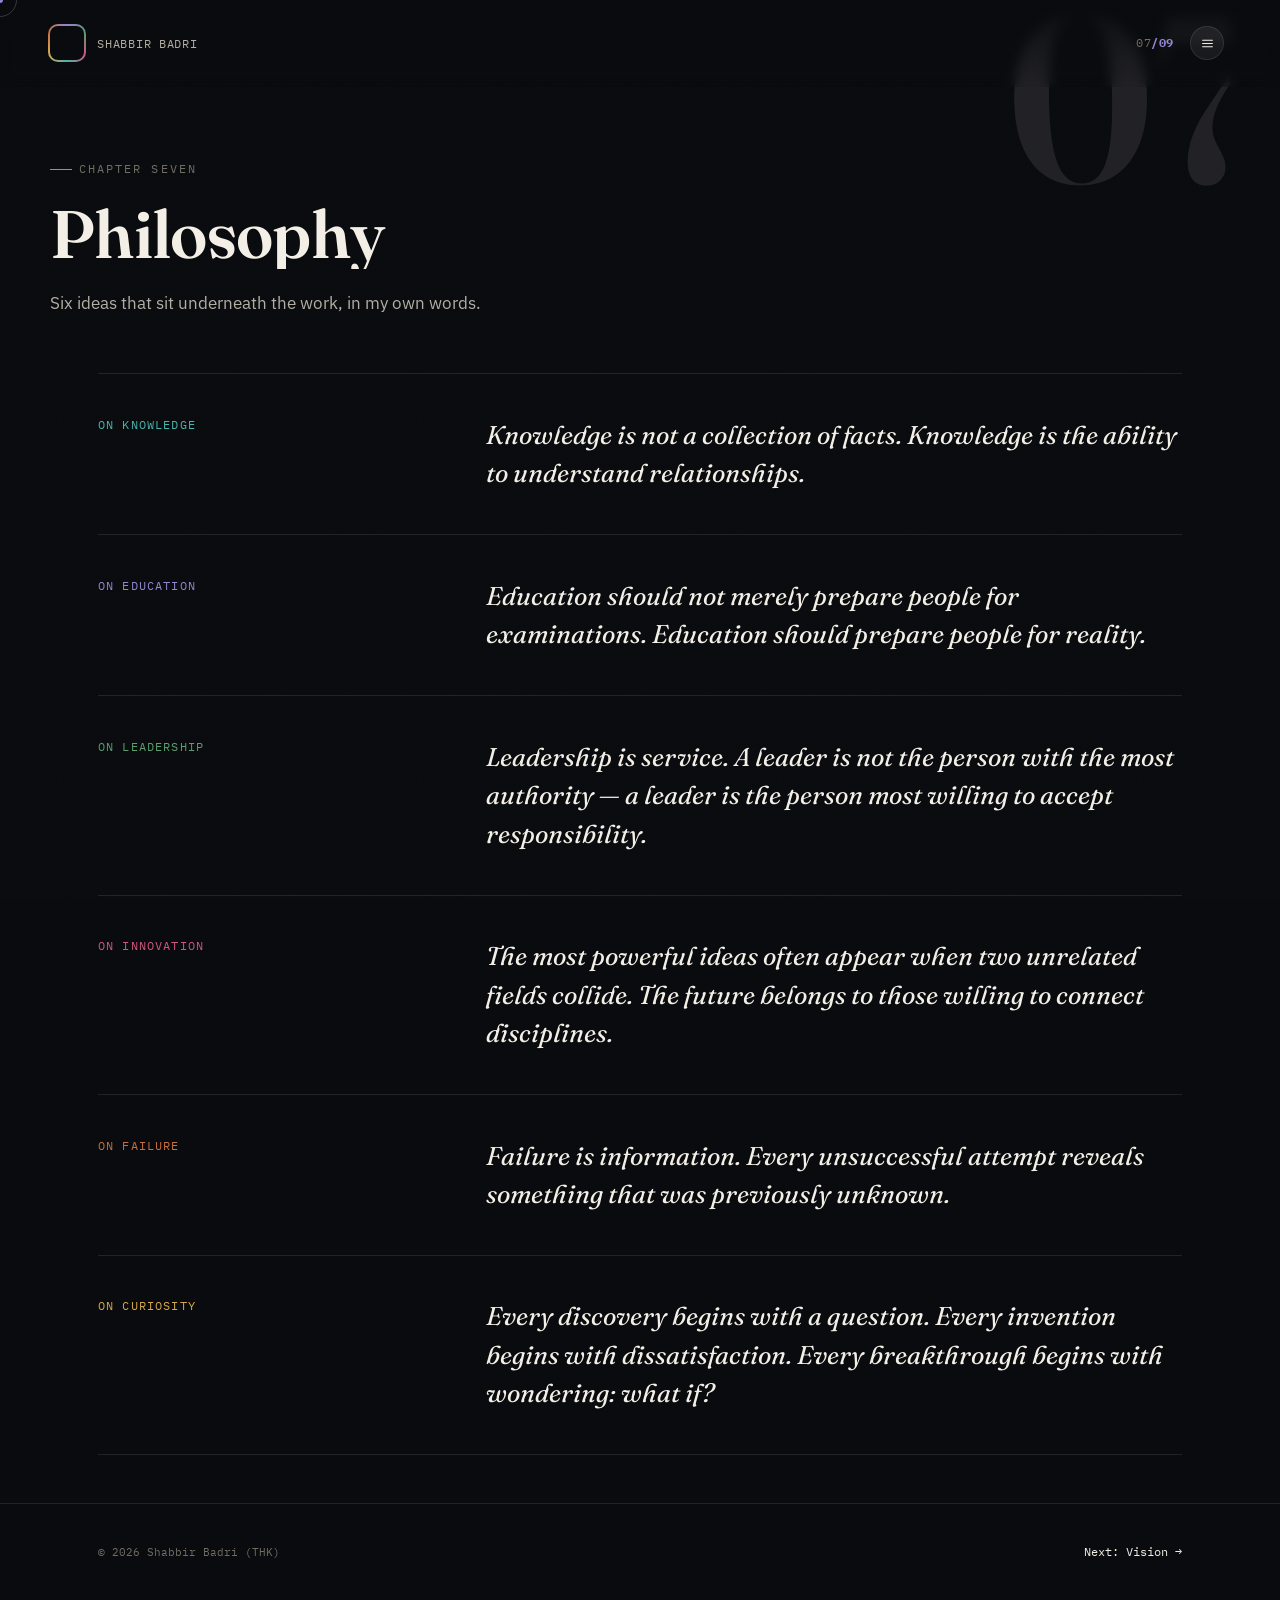
<file: philosophy.html>
<!DOCTYPE html>
<html lang="en">
<head>
<meta charset="UTF-8">
<meta name="viewport" content="width=device-width, initial-scale=1.0">
<title>Philosophy — Shabbir Badri (THK)</title>
<meta name="description" content="Six ideas on knowledge, education, leadership, innovation, failure, and curiosity — in his own words.">
<link rel="preconnect" href="https://fonts.googleapis.com">
<link rel="preconnect" href="https://fonts.gstatic.com" crossorigin>
<link href="https://fonts.googleapis.com/css2?family=Fraunces:ital,wght@0,300;0,400;0,500;0,600;0,700;0,900;1,400;1,500&family=IBM+Plex+Sans:wght@300;400;500;600;700&family=IBM+Plex+Mono:wght@400;500;600&display=swap" rel="stylesheet">
<link rel="stylesheet" href="assets/style.css">
<noscript><style>.curtain,.preloader{display:none !important;}[data-reveal],.word{opacity:1 !important;transform:none !important;}</style></noscript>
</head>
<body style="--page-facet:var(--facet-educator);">

<div class="grain"></div>
<div class="curtain" id="curtain"></div>

<header class="topbar">
  <a class="brand" href="index.html" data-transition data-facet="explorer">
    <div class="logo-mark"><span>TK</span></div>
    <span class="brand-name">SHABBIR BADRI</span>
  </a>
  <div class="topbar-right">
    <span class="page-progress">07<b>/09</b></span>
    <button class="menu-btn" id="menuToggle" aria-label="Open navigation">
      <span class="menu-icon"><svg viewBox="0 0 24 24" fill="none" stroke="currentColor" stroke-width="2" stroke-linecap="round"><line x1="3" y1="6" x2="21" y2="6"/><line x1="3" y1="12" x2="21" y2="12"/><line x1="3" y1="18" x2="21" y2="18"/></svg></span>
    </button>
  </div>
</header>

<nav class="nav-overlay" id="navOverlay">
  <div class="nav-overlay-top">
    <div class="brand"><div class="logo-mark"><span>TK</span></div><span class="brand-name">CONTENTS</span></div>
    <button class="nav-close" id="navClose" aria-label="Close navigation"><svg viewBox="0 0 24 24" fill="none" stroke="currentColor" stroke-width="2" stroke-linecap="round"><line x1="18" y1="6" x2="6" y2="18"/><line x1="6" y1="6" x2="18" y2="18"/></svg></button>
  </div>
  <div class="nav-list">
    <a href="index.html" data-transition data-facet="explorer" style="--nd:var(--facet-explorer)"><span class="num">00</span>Home</a>
    <a href="about.html" data-transition data-facet="scientist" style="--nd:var(--facet-scientist)"><span class="num">01</span>Who I Am</a>
    <a href="journey.html" data-transition data-facet="explorer" style="--nd:var(--facet-explorer)"><span class="num">02</span>The Journey</a>
    <a href="experience.html" data-transition data-facet="builder" style="--nd:var(--facet-builder)"><span class="num">03</span>Experience</a>
    <a href="projects.html" data-transition data-facet="innovator" style="--nd:var(--facet-innovator)"><span class="num">04</span>Projects &amp; Innovation</a>
    <a href="skills.html" data-transition data-facet="scientist" style="--nd:var(--facet-scientist)"><span class="num">05</span>Skills &amp; Certifications</a>
    <a href="leadership.html" data-transition data-facet="scout" style="--nd:var(--facet-scout)"><span class="num">06</span>Leadership &amp; Scouting</a>
    <a href="philosophy.html" class="current" data-transition data-facet="educator" style="--nd:var(--facet-educator)"><span class="num">07</span>Philosophy<span class="tick">•</span></a>
    <a href="vision.html" data-transition data-facet="innovator" style="--nd:var(--facet-innovator)"><span class="num">08</span>Vision</a>
    <a href="connect.html" data-transition data-facet="explorer" style="--nd:var(--facet-explorer)"><span class="num">09</span>Connect</a>
  </div>
  <div class="nav-social">
    <a href="mailto:shabbirbadri515253@gmail.com">Email</a>
    <a href="https://www.linkedin.com/in/ShabbirBadriTHK" target="_blank" rel="noopener">LinkedIn</a>
    <a href="https://github.com/shabbirbadri" target="_blank" rel="noopener">GitHub</a>
    <a href="#" target="_blank" rel="noopener">Instagram</a>
  </div>
</nav>

<header class="page-head wrap">
  <span class="bg-num">07</span>
  <p class="eyebrow">Chapter Seven</p>
  <h1 class="split-heading">Philosophy</h1>
  <p class="page-lede" data-reveal data-reveal-delay="2">Six ideas that sit underneath the work, in my own words.</p>
</header>

<section>
  <div class="wrap">
    <div class="phil-list" data-reveal>
      <div class="phil-row"><p class="on" style="--pc2:var(--facet-scientist);color:var(--facet-scientist);">On Knowledge</p><p class="quote">Knowledge is not a collection of facts. Knowledge is the ability to understand relationships.</p></div>
      <div class="phil-row"><p class="on" style="color:var(--facet-educator);">On Education</p><p class="quote">Education should not merely prepare people for examinations. Education should prepare people for reality.</p></div>
      <div class="phil-row"><p class="on" style="color:var(--facet-scout);">On Leadership</p><p class="quote">Leadership is service. A leader is not the person with the most authority — a leader is the person most willing to accept responsibility.</p></div>
      <div class="phil-row"><p class="on" style="color:var(--facet-innovator);">On Innovation</p><p class="quote">The most powerful ideas often appear when two unrelated fields collide. The future belongs to those willing to connect disciplines.</p></div>
      <div class="phil-row"><p class="on" style="color:var(--facet-builder);">On Failure</p><p class="quote">Failure is information. Every unsuccessful attempt reveals something that was previously unknown.</p></div>
      <div class="phil-row"><p class="on" style="color:var(--facet-explorer);">On Curiosity</p><p class="quote">Every discovery begins with a question. Every invention begins with dissatisfaction. Every breakthrough begins with wondering: what if?</p></div>
    </div>
  </div>
</section>

<footer>
  <div class="wrap footer-inner">
    <p>&copy; <span class="year"></span> Shabbir Badri (THK)</p>
    <div class="footer-links">
      <a href="vision.html" data-transition data-facet="innovator">Next: Vision →</a>
    </div>
  </div>
</footer>

<script src="assets/script.js"></script>
</body>
</html>
</file>
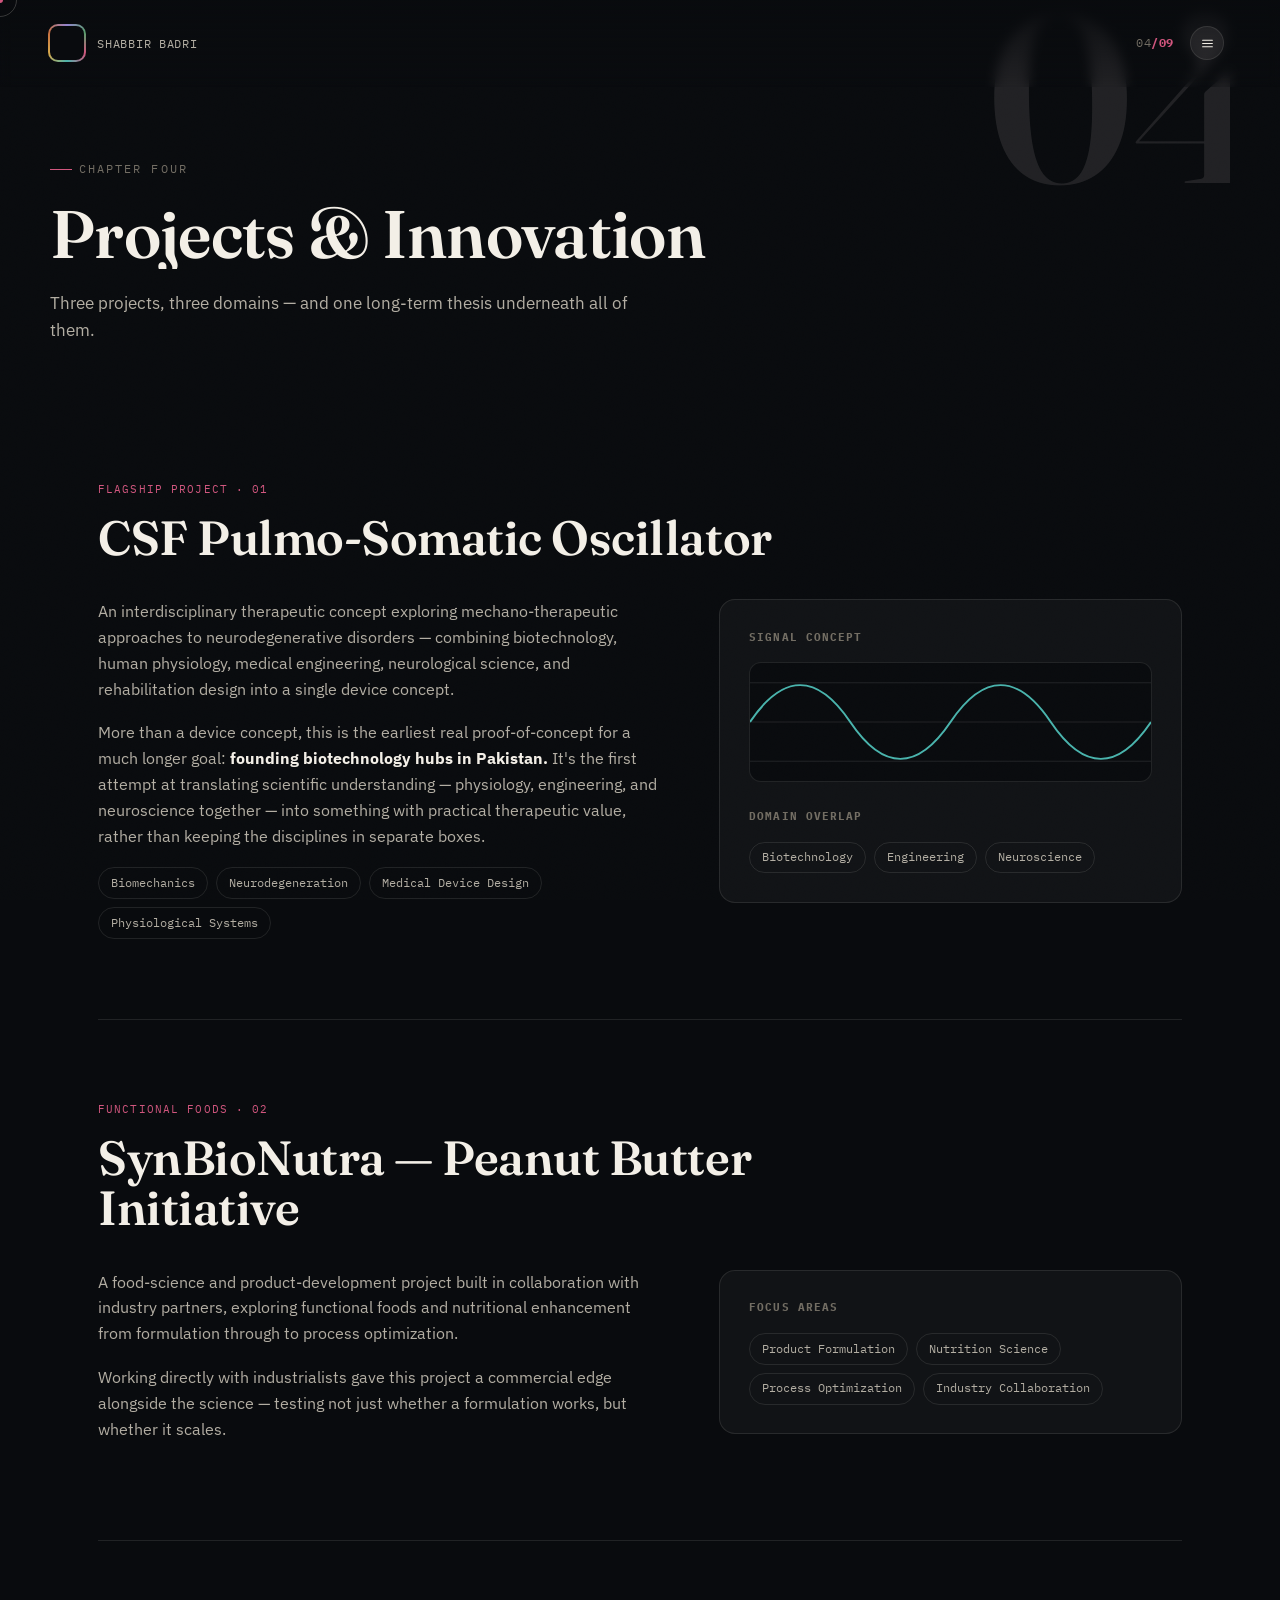
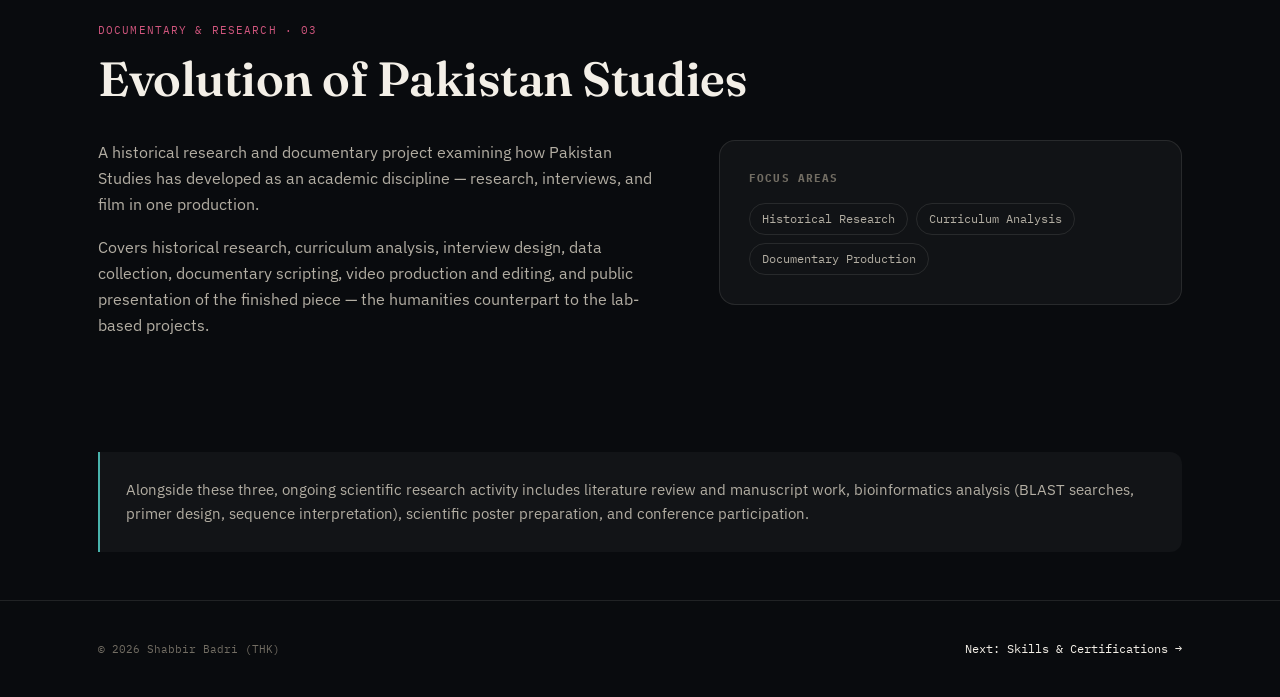
<file: projects.html>
<!DOCTYPE html>
<html lang="en">
<head>
<meta charset="UTF-8">
<meta name="viewport" content="width=device-width, initial-scale=1.0">
<title>Projects &amp; Innovation — Shabbir Badri (THK)</title>
<meta name="description" content="CSF Pulmo-Somatic Oscillator, SynBioNutra, and the Evolution of Pakistan Studies documentary.">
<link rel="preconnect" href="https://fonts.googleapis.com">
<link rel="preconnect" href="https://fonts.gstatic.com" crossorigin>
<link href="https://fonts.googleapis.com/css2?family=Fraunces:ital,wght@0,300;0,400;0,500;0,600;0,700;0,900;1,400;1,500&family=IBM+Plex+Sans:wght@300;400;500;600;700&family=IBM+Plex+Mono:wght@400;500;600&display=swap" rel="stylesheet">
<link rel="stylesheet" href="assets/style.css">
<noscript><style>.curtain,.preloader{display:none !important;}[data-reveal],.word{opacity:1 !important;transform:none !important;}</style></noscript>
</head>
<body style="--page-facet:var(--facet-innovator);">

<div class="grain"></div>
<div class="curtain" id="curtain"></div>

<header class="topbar">
  <a class="brand" href="index.html" data-transition data-facet="explorer">
    <div class="logo-mark"><span>TK</span></div>
    <span class="brand-name">SHABBIR BADRI</span>
  </a>
  <div class="topbar-right">
    <span class="page-progress">04<b>/09</b></span>
    <button class="menu-btn" id="menuToggle" aria-label="Open navigation">
      <span class="menu-icon"><svg viewBox="0 0 24 24" fill="none" stroke="currentColor" stroke-width="2" stroke-linecap="round"><line x1="3" y1="6" x2="21" y2="6"/><line x1="3" y1="12" x2="21" y2="12"/><line x1="3" y1="18" x2="21" y2="18"/></svg></span>
    </button>
  </div>
</header>

<nav class="nav-overlay" id="navOverlay">
  <div class="nav-overlay-top">
    <div class="brand"><div class="logo-mark"><span>TK</span></div><span class="brand-name">CONTENTS</span></div>
    <button class="nav-close" id="navClose" aria-label="Close navigation"><svg viewBox="0 0 24 24" fill="none" stroke="currentColor" stroke-width="2" stroke-linecap="round"><line x1="18" y1="6" x2="6" y2="18"/><line x1="6" y1="6" x2="18" y2="18"/></svg></button>
  </div>
  <div class="nav-list">
    <a href="index.html" data-transition data-facet="explorer" style="--nd:var(--facet-explorer)"><span class="num">00</span>Home</a>
    <a href="about.html" data-transition data-facet="scientist" style="--nd:var(--facet-scientist)"><span class="num">01</span>Who I Am</a>
    <a href="journey.html" data-transition data-facet="explorer" style="--nd:var(--facet-explorer)"><span class="num">02</span>The Journey</a>
    <a href="experience.html" data-transition data-facet="builder" style="--nd:var(--facet-builder)"><span class="num">03</span>Experience</a>
    <a href="projects.html" class="current" data-transition data-facet="innovator" style="--nd:var(--facet-innovator)"><span class="num">04</span>Projects &amp; Innovation<span class="tick">•</span></a>
    <a href="skills.html" data-transition data-facet="scientist" style="--nd:var(--facet-scientist)"><span class="num">05</span>Skills &amp; Certifications</a>
    <a href="leadership.html" data-transition data-facet="scout" style="--nd:var(--facet-scout)"><span class="num">06</span>Leadership &amp; Scouting</a>
    <a href="philosophy.html" data-transition data-facet="educator" style="--nd:var(--facet-educator)"><span class="num">07</span>Philosophy</a>
    <a href="vision.html" data-transition data-facet="innovator" style="--nd:var(--facet-innovator)"><span class="num">08</span>Vision</a>
    <a href="connect.html" data-transition data-facet="explorer" style="--nd:var(--facet-explorer)"><span class="num">09</span>Connect</a>
  </div>
  <div class="nav-social">
    <a href="mailto:shabbirbadri515253@gmail.com">Email</a>
    <a href="https://www.linkedin.com/in/ShabbirBadriTHK" target="_blank" rel="noopener">LinkedIn</a>
    <a href="https://github.com/shabbirbadri" target="_blank" rel="noopener">GitHub</a>
    <a href="#" target="_blank" rel="noopener">Instagram</a>
  </div>
</nav>

<header class="page-head wrap">
  <span class="bg-num">04</span>
  <p class="eyebrow">Chapter Four</p>
  <h1 class="split-heading">Projects &amp; Innovation</h1>
  <p class="page-lede" data-reveal data-reveal-delay="2">Three projects, three domains — and one long-term thesis underneath all of them.</p>
</header>

<section>
  <div class="wrap">

    <article class="case" data-reveal>
      <span class="case-tag">Flagship Project · 01</span>
      <h2>CSF Pulmo-Somatic Oscillator</h2>
      <div class="case-body">
        <div>
          <p>An interdisciplinary therapeutic concept exploring mechano-therapeutic approaches to neurodegenerative disorders — combining biotechnology, human physiology, medical engineering, neurological science, and rehabilitation design into a single device concept.</p>
          <p>More than a device concept, this is the earliest real proof-of-concept for a much longer goal: <strong>founding biotechnology hubs in Pakistan.</strong> It's the first attempt at translating scientific understanding — physiology, engineering, and neuroscience together — into something with practical therapeutic value, rather than keeping the disciplines in separate boxes.</p>
          <div class="tag-list">
            <span class="tag">Biomechanics</span><span class="tag">Neurodegeneration</span><span class="tag">Medical Device Design</span><span class="tag">Physiological Systems</span>
          </div>
        </div>
        <div class="case-specs">
          <h5>Signal Concept</h5>
          <div class="oscilloscope" aria-hidden="true">
            <svg viewBox="0 0 400 120" preserveAspectRatio="none">
              <line class="grid-line" x1="0" y1="20" x2="400" y2="20"/>
              <line class="grid-line" x1="0" y1="60" x2="400" y2="60"/>
              <line class="grid-line" x1="0" y1="100" x2="400" y2="100"/>
              <path class="wave" d="M0,60 C33,10 67,10 100,60 C133,110 167,110 200,60 C233,10 267,10 300,60 C333,110 367,110 400,60"/>
            </svg>
          </div>
          <h5>Domain Overlap</h5>
          <div class="tag-list">
            <span class="tag">Biotechnology</span><span class="tag">Engineering</span><span class="tag">Neuroscience</span>
          </div>
        </div>
      </div>
    </article>

    <article class="case" data-reveal>
      <span class="case-tag">Functional Foods · 02</span>
      <h2>SynBioNutra — Peanut Butter Initiative</h2>
      <div class="case-body">
        <div>
          <p>A food-science and product-development project built in collaboration with industry partners, exploring functional foods and nutritional enhancement from formulation through to process optimization.</p>
          <p>Working directly with industrialists gave this project a commercial edge alongside the science — testing not just whether a formulation works, but whether it scales.</p>
        </div>
        <div class="case-specs">
          <h5>Focus Areas</h5>
          <div class="tag-list">
            <span class="tag">Product Formulation</span><span class="tag">Nutrition Science</span><span class="tag">Process Optimization</span><span class="tag">Industry Collaboration</span>
          </div>
        </div>
      </div>
    </article>

    <article class="case" data-reveal>
      <span class="case-tag">Documentary &amp; Research · 03</span>
      <h2>Evolution of Pakistan Studies</h2>
      <div class="case-body">
        <div>
          <p>A historical research and documentary project examining how Pakistan Studies has developed as an academic discipline — research, interviews, and film in one production.</p>
          <p>Covers historical research, curriculum analysis, interview design, data collection, documentary scripting, video production and editing, and public presentation of the finished piece — the humanities counterpart to the lab-based projects.</p>
        </div>
        <div class="case-specs">
          <h5>Focus Areas</h5>
          <div class="tag-list">
            <span class="tag">Historical Research</span><span class="tag">Curriculum Analysis</span><span class="tag">Documentary Production</span>
          </div>
        </div>
      </div>
    </article>

    <p class="research-note" data-reveal>Alongside these three, ongoing scientific research activity includes literature review and manuscript work, bioinformatics analysis (BLAST searches, primer design, sequence interpretation), scientific poster preparation, and conference participation.</p>
  </div>
</section>

<footer>
  <div class="wrap footer-inner">
    <p>&copy; <span class="year"></span> Shabbir Badri (THK)</p>
    <div class="footer-links">
      <a href="skills.html" data-transition data-facet="scientist">Next: Skills &amp; Certifications →</a>
    </div>
  </div>
</footer>

<script src="assets/script.js"></script>
</body>
</html>
</file>
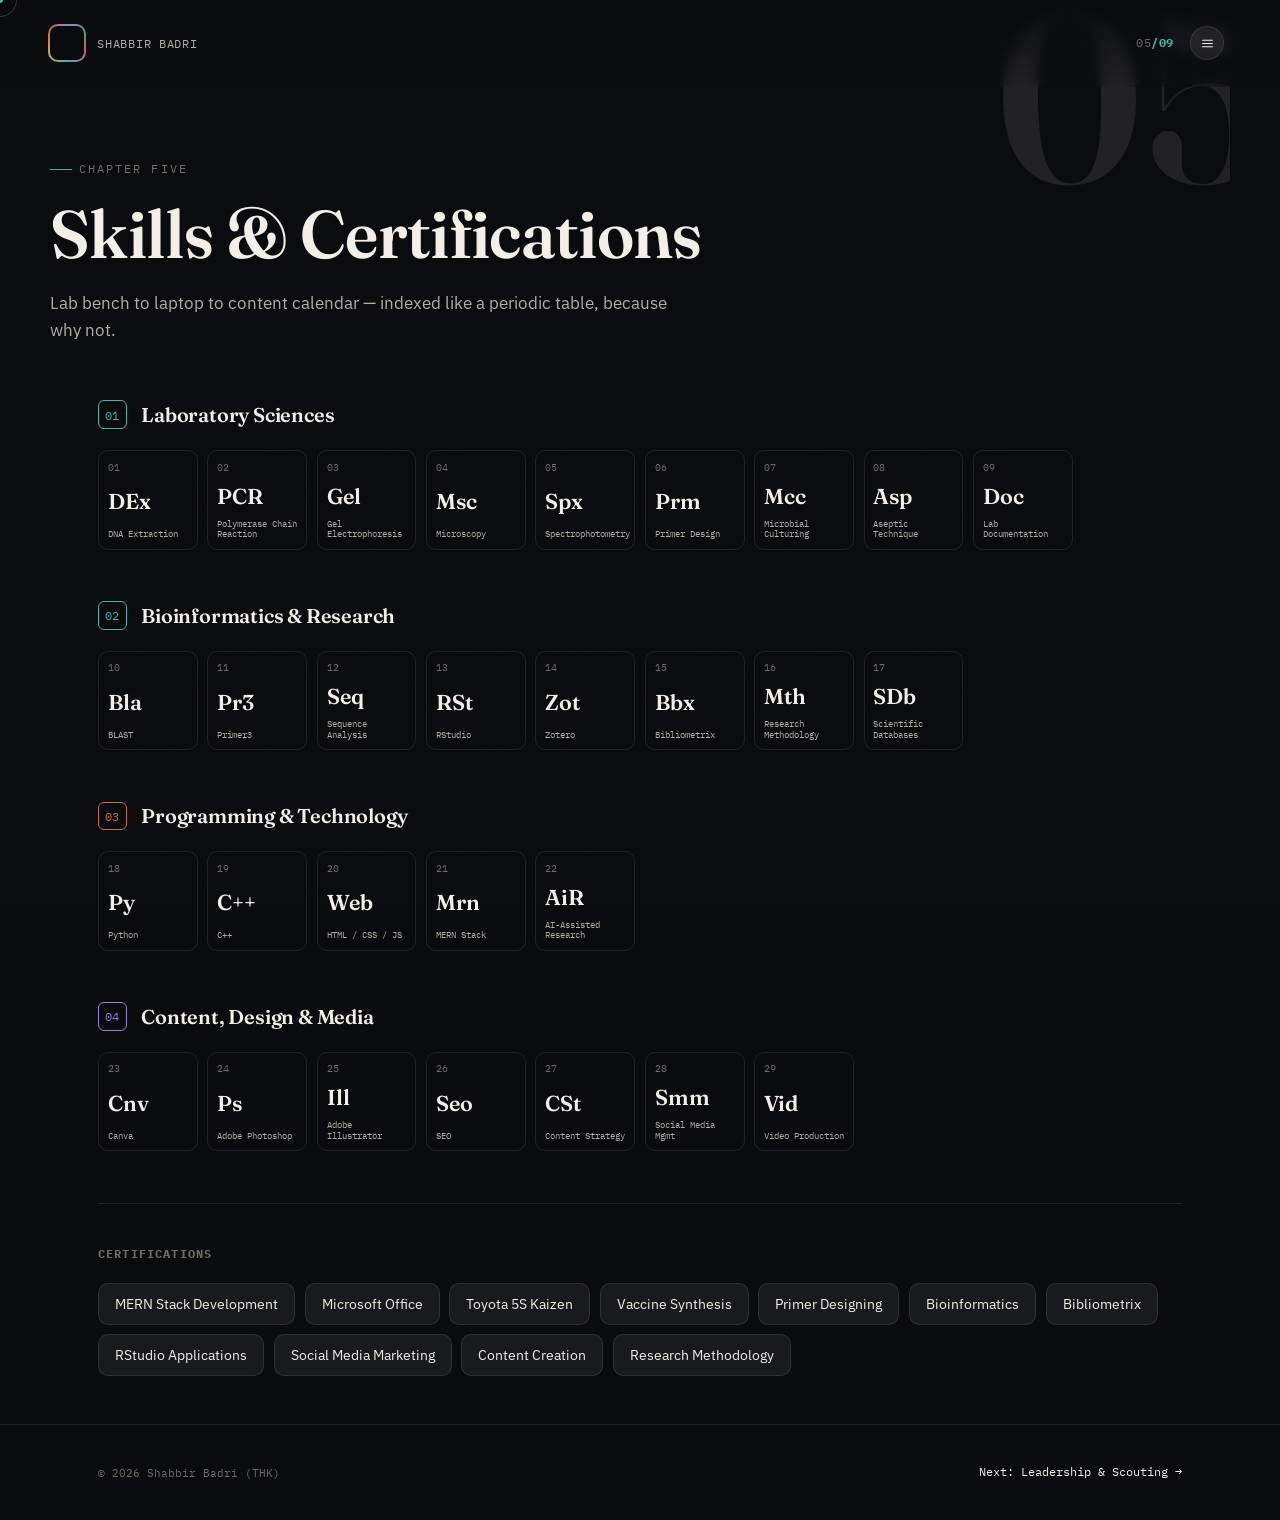
<file: skills.html>
<!DOCTYPE html>
<html lang="en">
<head>
<meta charset="UTF-8">
<meta name="viewport" content="width=device-width, initial-scale=1.0">
<title>Skills &amp; Certifications — Shabbir Badri (THK)</title>
<meta name="description" content="Lab sciences, bioinformatics, programming, and content — the working toolkit, indexed.">
<link rel="preconnect" href="https://fonts.googleapis.com">
<link rel="preconnect" href="https://fonts.gstatic.com" crossorigin>
<link href="https://fonts.googleapis.com/css2?family=Fraunces:ital,wght@0,300;0,400;0,500;0,600;0,700;0,900;1,400;1,500&family=IBM+Plex+Sans:wght@300;400;500;600;700&family=IBM+Plex+Mono:wght@400;500;600&display=swap" rel="stylesheet">
<link rel="stylesheet" href="assets/style.css">
<noscript><style>.curtain,.preloader{display:none !important;}[data-reveal],.word{opacity:1 !important;transform:none !important;}</style></noscript>
</head>
<body style="--page-facet:var(--facet-scientist);">

<div class="grain"></div>
<div class="curtain" id="curtain"></div>

<header class="topbar">
  <a class="brand" href="index.html" data-transition data-facet="explorer">
    <div class="logo-mark"><span>TK</span></div>
    <span class="brand-name">SHABBIR BADRI</span>
  </a>
  <div class="topbar-right">
    <span class="page-progress">05<b>/09</b></span>
    <button class="menu-btn" id="menuToggle" aria-label="Open navigation">
      <span class="menu-icon"><svg viewBox="0 0 24 24" fill="none" stroke="currentColor" stroke-width="2" stroke-linecap="round"><line x1="3" y1="6" x2="21" y2="6"/><line x1="3" y1="12" x2="21" y2="12"/><line x1="3" y1="18" x2="21" y2="18"/></svg></span>
    </button>
  </div>
</header>

<nav class="nav-overlay" id="navOverlay">
  <div class="nav-overlay-top">
    <div class="brand"><div class="logo-mark"><span>TK</span></div><span class="brand-name">CONTENTS</span></div>
    <button class="nav-close" id="navClose" aria-label="Close navigation"><svg viewBox="0 0 24 24" fill="none" stroke="currentColor" stroke-width="2" stroke-linecap="round"><line x1="18" y1="6" x2="6" y2="18"/><line x1="6" y1="6" x2="18" y2="18"/></svg></button>
  </div>
  <div class="nav-list">
    <a href="index.html" data-transition data-facet="explorer" style="--nd:var(--facet-explorer)"><span class="num">00</span>Home</a>
    <a href="about.html" data-transition data-facet="scientist" style="--nd:var(--facet-scientist)"><span class="num">01</span>Who I Am</a>
    <a href="journey.html" data-transition data-facet="explorer" style="--nd:var(--facet-explorer)"><span class="num">02</span>The Journey</a>
    <a href="experience.html" data-transition data-facet="builder" style="--nd:var(--facet-builder)"><span class="num">03</span>Experience</a>
    <a href="projects.html" data-transition data-facet="innovator" style="--nd:var(--facet-innovator)"><span class="num">04</span>Projects &amp; Innovation</a>
    <a href="skills.html" class="current" data-transition data-facet="scientist" style="--nd:var(--facet-scientist)"><span class="num">05</span>Skills &amp; Certifications<span class="tick">•</span></a>
    <a href="leadership.html" data-transition data-facet="scout" style="--nd:var(--facet-scout)"><span class="num">06</span>Leadership &amp; Scouting</a>
    <a href="philosophy.html" data-transition data-facet="educator" style="--nd:var(--facet-educator)"><span class="num">07</span>Philosophy</a>
    <a href="vision.html" data-transition data-facet="innovator" style="--nd:var(--facet-innovator)"><span class="num">08</span>Vision</a>
    <a href="connect.html" data-transition data-facet="explorer" style="--nd:var(--facet-explorer)"><span class="num">09</span>Connect</a>
  </div>
  <div class="nav-social">
    <a href="mailto:shabbirbadri515253@gmail.com">Email</a>
    <a href="https://www.linkedin.com/in/ShabbirBadriTHK" target="_blank" rel="noopener">LinkedIn</a>
    <a href="https://github.com/shabbirbadri" target="_blank" rel="noopener">GitHub</a>
    <a href="#" target="_blank" rel="noopener">Instagram</a>
  </div>
</nav>

<header class="page-head wrap">
  <span class="bg-num">05</span>
  <p class="eyebrow">Chapter Five</p>
  <h1 class="split-heading">Skills &amp; Certifications</h1>
  <p class="page-lede" data-reveal data-reveal-delay="2">Lab bench to laptop to content calendar — indexed like a periodic table, because why not.</p>
</header>

<section>
  <div class="wrap">

    <div class="cluster-block" data-reveal>
      <div class="cluster-head" style="--cc:var(--facet-scientist);"><span class="cluster-idx">01</span><h3>Laboratory Sciences</h3></div>
      <div class="element-grid">
        <div class="element"><span class="ix">01</span><span class="sym">DEx</span><span class="full">DNA Extraction</span></div>
        <div class="element"><span class="ix">02</span><span class="sym">PCR</span><span class="full">Polymerase Chain Reaction</span></div>
        <div class="element"><span class="ix">03</span><span class="sym">Gel</span><span class="full">Gel Electrophoresis</span></div>
        <div class="element"><span class="ix">04</span><span class="sym">Msc</span><span class="full">Microscopy</span></div>
        <div class="element"><span class="ix">05</span><span class="sym">Spx</span><span class="full">Spectrophotometry</span></div>
        <div class="element"><span class="ix">06</span><span class="sym">Prm</span><span class="full">Primer Design</span></div>
        <div class="element"><span class="ix">07</span><span class="sym">Mcc</span><span class="full">Microbial Culturing</span></div>
        <div class="element"><span class="ix">08</span><span class="sym">Asp</span><span class="full">Aseptic Technique</span></div>
        <div class="element"><span class="ix">09</span><span class="sym">Doc</span><span class="full">Lab Documentation</span></div>
      </div>
    </div>

    <div class="cluster-block" data-reveal data-reveal-delay="1">
      <div class="cluster-head" style="--cc:var(--facet-scientist);"><span class="cluster-idx">02</span><h3>Bioinformatics &amp; Research</h3></div>
      <div class="element-grid">
        <div class="element"><span class="ix">10</span><span class="sym">Bla</span><span class="full">BLAST</span></div>
        <div class="element"><span class="ix">11</span><span class="sym">Pr3</span><span class="full">Primer3</span></div>
        <div class="element"><span class="ix">12</span><span class="sym">Seq</span><span class="full">Sequence Analysis</span></div>
        <div class="element"><span class="ix">13</span><span class="sym">RSt</span><span class="full">RStudio</span></div>
        <div class="element"><span class="ix">14</span><span class="sym">Zot</span><span class="full">Zotero</span></div>
        <div class="element"><span class="ix">15</span><span class="sym">Bbx</span><span class="full">Bibliometrix</span></div>
        <div class="element"><span class="ix">16</span><span class="sym">Mth</span><span class="full">Research Methodology</span></div>
        <div class="element"><span class="ix">17</span><span class="sym">SDb</span><span class="full">Scientific Databases</span></div>
      </div>
    </div>

    <div class="cluster-block" data-reveal data-reveal-delay="2">
      <div class="cluster-head" style="--cc:var(--facet-builder);"><span class="cluster-idx">03</span><h3>Programming &amp; Technology</h3></div>
      <div class="element-grid">
        <div class="element"><span class="ix">18</span><span class="sym">Py</span><span class="full">Python</span></div>
        <div class="element"><span class="ix">19</span><span class="sym">C++</span><span class="full">C++</span></div>
        <div class="element"><span class="ix">20</span><span class="sym">Web</span><span class="full">HTML / CSS / JS</span></div>
        <div class="element"><span class="ix">21</span><span class="sym">Mrn</span><span class="full">MERN Stack</span></div>
        <div class="element"><span class="ix">22</span><span class="sym">AiR</span><span class="full">AI-Assisted Research</span></div>
      </div>
    </div>

    <div class="cluster-block" data-reveal data-reveal-delay="3">
      <div class="cluster-head" style="--cc:var(--facet-educator);"><span class="cluster-idx">04</span><h3>Content, Design &amp; Media</h3></div>
      <div class="element-grid">
        <div class="element"><span class="ix">23</span><span class="sym">Cnv</span><span class="full">Canva</span></div>
        <div class="element"><span class="ix">24</span><span class="sym">Ps</span><span class="full">Adobe Photoshop</span></div>
        <div class="element"><span class="ix">25</span><span class="sym">Ill</span><span class="full">Adobe Illustrator</span></div>
        <div class="element"><span class="ix">26</span><span class="sym">Seo</span><span class="full">SEO</span></div>
        <div class="element"><span class="ix">27</span><span class="sym">CSt</span><span class="full">Content Strategy</span></div>
        <div class="element"><span class="ix">28</span><span class="sym">Smm</span><span class="full">Social Media Mgmt</span></div>
        <div class="element"><span class="ix">29</span><span class="sym">Vid</span><span class="full">Video Production</span></div>
      </div>
    </div>

    <div class="cert-strip" data-reveal data-reveal-delay="4">
      <h5>Certifications</h5>
      <div class="cert-grid">
        <span class="cert-chip">MERN Stack Development</span><span class="cert-chip">Microsoft Office</span>
        <span class="cert-chip">Toyota 5S Kaizen</span><span class="cert-chip">Vaccine Synthesis</span>
        <span class="cert-chip">Primer Designing</span><span class="cert-chip">Bioinformatics</span>
        <span class="cert-chip">Bibliometrix</span><span class="cert-chip">RStudio Applications</span>
        <span class="cert-chip">Social Media Marketing</span><span class="cert-chip">Content Creation</span>
        <span class="cert-chip">Research Methodology</span>
      </div>
    </div>
  </div>
</section>

<footer>
  <div class="wrap footer-inner">
    <p>&copy; <span class="year"></span> Shabbir Badri (THK)</p>
    <div class="footer-links">
      <a href="leadership.html" data-transition data-facet="scout">Next: Leadership &amp; Scouting →</a>
    </div>
  </div>
</footer>

<script src="assets/script.js"></script>
</body>
</html>
</file>
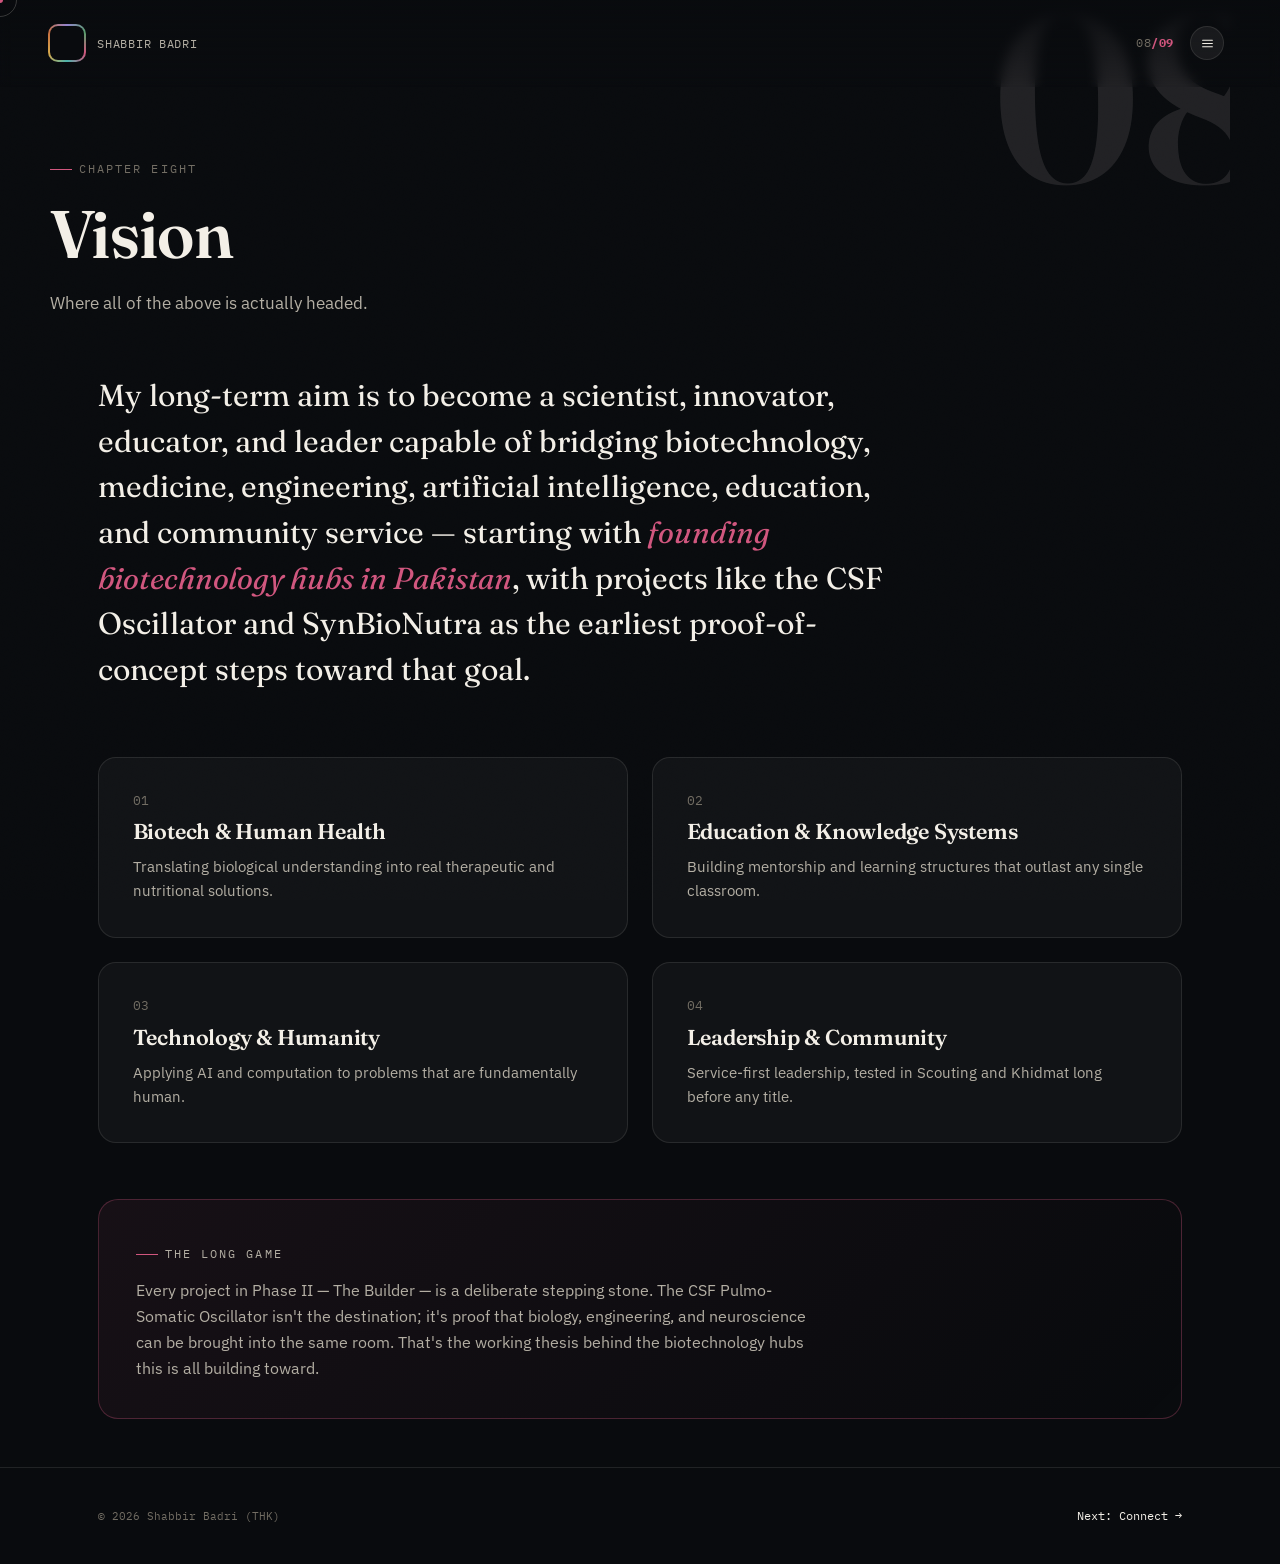
<file: vision.html>
<!DOCTYPE html>
<html lang="en">
<head>
<meta charset="UTF-8">
<meta name="viewport" content="width=device-width, initial-scale=1.0">
<title>Vision — Shabbir Badri (THK)</title>
<meta name="description" content="Founding biotechnology hubs in Pakistan — the long game behind the current projects.">
<link rel="preconnect" href="https://fonts.googleapis.com">
<link rel="preconnect" href="https://fonts.gstatic.com" crossorigin>
<link href="https://fonts.googleapis.com/css2?family=Fraunces:ital,wght@0,300;0,400;0,500;0,600;0,700;0,900;1,400;1,500&family=IBM+Plex+Sans:wght@300;400;500;600;700&family=IBM+Plex+Mono:wght@400;500;600&display=swap" rel="stylesheet">
<link rel="stylesheet" href="assets/style.css">
<noscript><style>.curtain,.preloader{display:none !important;}[data-reveal],.word{opacity:1 !important;transform:none !important;}</style></noscript>
</head>
<body style="--page-facet:var(--facet-innovator);">

<div class="grain"></div>
<div class="curtain" id="curtain"></div>

<header class="topbar">
  <a class="brand" href="index.html" data-transition data-facet="explorer">
    <div class="logo-mark"><span>TK</span></div>
    <span class="brand-name">SHABBIR BADRI</span>
  </a>
  <div class="topbar-right">
    <span class="page-progress">08<b>/09</b></span>
    <button class="menu-btn" id="menuToggle" aria-label="Open navigation">
      <span class="menu-icon"><svg viewBox="0 0 24 24" fill="none" stroke="currentColor" stroke-width="2" stroke-linecap="round"><line x1="3" y1="6" x2="21" y2="6"/><line x1="3" y1="12" x2="21" y2="12"/><line x1="3" y1="18" x2="21" y2="18"/></svg></span>
    </button>
  </div>
</header>

<nav class="nav-overlay" id="navOverlay">
  <div class="nav-overlay-top">
    <div class="brand"><div class="logo-mark"><span>TK</span></div><span class="brand-name">CONTENTS</span></div>
    <button class="nav-close" id="navClose" aria-label="Close navigation"><svg viewBox="0 0 24 24" fill="none" stroke="currentColor" stroke-width="2" stroke-linecap="round"><line x1="18" y1="6" x2="6" y2="18"/><line x1="6" y1="6" x2="18" y2="18"/></svg></button>
  </div>
  <div class="nav-list">
    <a href="index.html" data-transition data-facet="explorer" style="--nd:var(--facet-explorer)"><span class="num">00</span>Home</a>
    <a href="about.html" data-transition data-facet="scientist" style="--nd:var(--facet-scientist)"><span class="num">01</span>Who I Am</a>
    <a href="journey.html" data-transition data-facet="explorer" style="--nd:var(--facet-explorer)"><span class="num">02</span>The Journey</a>
    <a href="experience.html" data-transition data-facet="builder" style="--nd:var(--facet-builder)"><span class="num">03</span>Experience</a>
    <a href="projects.html" data-transition data-facet="innovator" style="--nd:var(--facet-innovator)"><span class="num">04</span>Projects &amp; Innovation</a>
    <a href="skills.html" data-transition data-facet="scientist" style="--nd:var(--facet-scientist)"><span class="num">05</span>Skills &amp; Certifications</a>
    <a href="leadership.html" data-transition data-facet="scout" style="--nd:var(--facet-scout)"><span class="num">06</span>Leadership &amp; Scouting</a>
    <a href="philosophy.html" data-transition data-facet="educator" style="--nd:var(--facet-educator)"><span class="num">07</span>Philosophy</a>
    <a href="vision.html" class="current" data-transition data-facet="innovator" style="--nd:var(--facet-innovator)"><span class="num">08</span>Vision<span class="tick">•</span></a>
    <a href="connect.html" data-transition data-facet="explorer" style="--nd:var(--facet-explorer)"><span class="num">09</span>Connect</a>
  </div>
  <div class="nav-social">
    <a href="mailto:shabbirbadri515253@gmail.com">Email</a>
    <a href="https://www.linkedin.com/in/ShabbirBadriTHK" target="_blank" rel="noopener">LinkedIn</a>
    <a href="https://github.com/shabbirbadri" target="_blank" rel="noopener">GitHub</a>
    <a href="#" target="_blank" rel="noopener">Instagram</a>
  </div>
</nav>

<header class="page-head wrap">
  <span class="bg-num">08</span>
  <p class="eyebrow">Chapter Eight</p>
  <h1 class="split-heading">Vision</h1>
  <p class="page-lede" data-reveal data-reveal-delay="2">Where all of the above is actually headed.</p>
</header>

<section>
  <div class="wrap">
    <p class="vision-statement" data-reveal>My long-term aim is to become a scientist, innovator, educator, and leader capable of bridging biotechnology, medicine, engineering, artificial intelligence, education, and community service — starting with <em>founding biotechnology hubs in Pakistan</em>, with projects like the CSF Oscillator and SynBioNutra as the earliest proof-of-concept steps toward that goal.</p>

    <div class="challenge-grid" data-reveal data-reveal-delay="1">
      <div class="challenge-card"><p class="num">01</p><h4>Biotech &amp; Human Health</h4><p>Translating biological understanding into real therapeutic and nutritional solutions.</p></div>
      <div class="challenge-card"><p class="num">02</p><h4>Education &amp; Knowledge Systems</h4><p>Building mentorship and learning structures that outlast any single classroom.</p></div>
      <div class="challenge-card"><p class="num">03</p><h4>Technology &amp; Humanity</h4><p>Applying AI and computation to problems that are fundamentally human.</p></div>
      <div class="challenge-card"><p class="num">04</p><h4>Leadership &amp; Community</h4><p>Service-first leadership, tested in Scouting and Khidmat long before any title.</p></div>
    </div>

    <div class="hub-callout" data-reveal data-reveal-delay="2">
      <p class="eyebrow">The Long Game</p>
      <p style="margin-top:0.9rem;">Every project in Phase II — The Builder — is a deliberate stepping stone. The CSF Pulmo-Somatic Oscillator isn't the destination; it's proof that biology, engineering, and neuroscience can be brought into the same room. That's the working thesis behind the biotechnology hubs this is all building toward.</p>
    </div>
  </div>
</section>

<footer>
  <div class="wrap footer-inner">
    <p>&copy; <span class="year"></span> Shabbir Badri (THK)</p>
    <div class="footer-links">
      <a href="connect.html" data-transition data-facet="explorer">Next: Connect →</a>
    </div>
  </div>
</footer>

<script src="assets/script.js"></script>
</body>
</html>
</file>
<file: assets/style.css>
/* =========================================================================
   THE HUMAN KALEIDOSCOPE — shared design system
   Shabbir Badri (THK) — Life Portfolio
   ========================================================================= */

/* ---------- reset ---------- */
*,*::before,*::after{box-sizing:border-box;margin:0;padding:0;}
html{scroll-behavior:smooth;}
body{overflow-x:hidden;cursor:default;}
img,svg{display:block;max-width:100%;}
a{color:inherit;text-decoration:none;}
button{font:inherit;color:inherit;background:none;border:none;cursor:pointer;}
ul{list-style:none;}
::selection{background:var(--facet-explorer);color:#0a0d11;}

/* ---------- tokens ---------- */
:root{
  --bg-void:#090b0e;
  --bg-ink:#12151a;
  --bg-ink-2:#181c23;
  --bg-card:rgba(243,239,231,0.035);
  --bg-card-hover:rgba(243,239,231,0.065);
  --line:rgba(243,239,231,0.10);
  --line-strong:rgba(243,239,231,0.20);
  --text-primary:#f3efe7;
  --text-secondary:#b3aea3;
  --text-tertiary:#726d63;

  --facet-scientist:#49b3ac;
  --facet-explorer:#d7a84b;
  --facet-builder:#c7703f;
  --facet-educator:#9484cf;
  --facet-scout:#5a9e6d;
  --facet-innovator:#d1567e;

  --page-facet: var(--facet-explorer);

  --font-display:'Fraunces', serif;
  --font-body:'IBM Plex Sans', sans-serif;
  --font-mono:'IBM Plex Mono', monospace;

  --container:1180px;
  --edge: clamp(1.25rem, 5vw, 3rem);
}

body{
  background:var(--bg-void);
  color:var(--text-primary);
  font-family:var(--font-body);
  line-height:1.62;
  font-size:16px;
  -webkit-font-smoothing:antialiased;
}

.wrap{max-width:var(--container);margin:0 auto;padding-left:var(--edge);padding-right:var(--edge);}

h1,h2,h3,h4{font-family:var(--font-display);font-weight:600;letter-spacing:-0.01em;line-height:1.06;}

/* film grain */
.grain{position:fixed;inset:0;z-index:5;pointer-events:none;opacity:0.035;mix-blend-mode:overlay;
  background-image:url("data:image/svg+xml,%3Csvg xmlns='http://www.w3.org/2000/svg' width='180' height='180'%3E%3Cfilter id='n'%3E%3CfeTurbulence type='fractalNoise' baseFrequency='0.85' numOctaves='2' stitchTiles='stitch'/%3E%3C/filter%3E%3Crect width='100%25' height='100%25' filter='url(%23n)'/%3E%3C/svg%3E");
}

/* ---------- custom cursor (desktop only) ---------- */
@media (hover:hover) and (pointer:fine){
  body{cursor:none;}
  .cursor-dot,.cursor-ring{position:fixed;top:0;left:0;z-index:10000;pointer-events:none;border-radius:50%;transform:translate(-50%,-50%);}
  .cursor-dot{width:6px;height:6px;background:var(--page-facet);transition:background .3s ease;}
  .cursor-ring{width:34px;height:34px;border:1px solid var(--line-strong);transition:width .25s ease,height .25s ease,border-color .3s ease,background .3s ease;}
  .cursor-ring.hovering{width:56px;height:56px;background:rgba(243,239,231,0.06);border-color:var(--page-facet);}
}

/* ---------- reveal on scroll ---------- */
[data-reveal]{opacity:0;transform:translateY(26px);transition:opacity .85s cubic-bezier(.2,.7,.3,1), transform .85s cubic-bezier(.2,.7,.3,1);}
[data-reveal].is-visible{opacity:1;transform:translateY(0);}
[data-reveal-delay="1"]{transition-delay:.08s;}
[data-reveal-delay="2"]{transition-delay:.16s;}
[data-reveal-delay="3"]{transition-delay:.24s;}
[data-reveal-delay="4"]{transition-delay:.32s;}

/* word-stagger heading reveal */
.word{display:inline-block;opacity:0;transform:translateY(100%) rotate(2deg);transition:opacity .7s cubic-bezier(.2,.7,.3,1), transform .7s cubic-bezier(.2,.7,.3,1);}
.split-heading{overflow:hidden;display:block;}
.word.is-visible{opacity:1;transform:translateY(0) rotate(0);}

@media (prefers-reduced-motion: reduce){
  html{scroll-behavior:auto;}
  [data-reveal],.word{opacity:1 !important;transform:none !important;transition:none !important;}
  *{animation-duration:0.01ms !important;animation-iteration-count:1 !important;}
}

/* ---------- preloader (home only) ---------- */
.preloader{position:fixed;inset:0;z-index:9998;background:var(--bg-void);display:flex;flex-direction:column;align-items:center;justify-content:center;gap:1.4rem;transition:opacity .6s ease, visibility 0s linear .6s;}
.preloader.done{opacity:0;visibility:hidden;}
.preloader-ring{width:64px;height:64px;border-radius:50%;position:relative;animation:spin 2.4s linear infinite;
  background:conic-gradient(from 0deg, var(--facet-scientist), var(--facet-explorer), var(--facet-builder), var(--facet-educator), var(--facet-scout), var(--facet-innovator), var(--facet-scientist));
}
.preloader-ring::after{content:'';position:absolute;inset:5px;background:var(--bg-void);border-radius:50%;}
@keyframes spin{to{transform:rotate(360deg);}}
.preloader-word{font-family:var(--font-mono);font-size:0.72rem;letter-spacing:0.24em;text-transform:uppercase;color:var(--text-tertiary);opacity:0;animation:fadeInUp .6s ease .3s forwards;}
@keyframes fadeInUp{from{opacity:0;transform:translateY(8px);}to{opacity:1;transform:translateY(0);}}
.preloader-skip{position:absolute;bottom:2rem;font-family:var(--font-mono);font-size:0.65rem;letter-spacing:0.1em;color:var(--text-tertiary);text-transform:uppercase;opacity:.6;}

/* ---------- page transition curtain ---------- */
.curtain{position:fixed;inset:0;z-index:9999;background:var(--page-facet);transform:translateY(0);pointer-events:none;}
.curtain.reveal{transform:translateY(-100%);transition:transform .8s cubic-bezier(.76,0,.24,1);}
.curtain.cover{transform:translateY(0);transition:transform .6s cubic-bezier(.76,0,.24,1);}
body.has-preloader .curtain{transform:translateY(-100%);}

/* ---------- topbar / nav ---------- */
.topbar{position:fixed;top:0;left:0;right:0;z-index:900;display:flex;align-items:center;justify-content:space-between;padding:1.15rem var(--edge);background:linear-gradient(to bottom, rgba(9,11,14,0.9), rgba(9,11,14,0));backdrop-filter:blur(6px);}
.brand{display:flex;align-items:center;gap:0.7rem;}
.logo-mark{width:38px;height:38px;border-radius:10px;position:relative;flex-shrink:0;background:conic-gradient(from 180deg, var(--facet-scientist), var(--facet-explorer), var(--facet-builder), var(--facet-educator), var(--facet-scout), var(--facet-innovator), var(--facet-scientist));}
.logo-mark::after{content:'';position:absolute;inset:2px;background:var(--bg-void);border-radius:8px;}
.logo-mark span{position:absolute;inset:0;display:flex;align-items:center;justify-content:center;font-family:var(--font-display);font-weight:600;font-size:0.8rem;}
.brand-name{font-family:var(--font-mono);font-size:0.76rem;letter-spacing:0.06em;color:var(--text-secondary);display:none;}
@media(min-width:560px){.brand-name{display:block;}}
.topbar-right{display:flex;align-items:center;gap:1rem;}
.page-progress{font-family:var(--font-mono);font-size:0.72rem;color:var(--text-tertiary);letter-spacing:0.05em;}
.page-progress b{color:var(--page-facet);}
.menu-btn{display:flex;align-items:center;gap:0.6rem;padding:0.5rem 0.5rem 0.5rem 0;border-radius:999px;}
.menu-icon{width:34px;height:34px;border-radius:999px;background:var(--bg-card-hover);display:flex;align-items:center;justify-content:center;border:1px solid var(--line);transition:border-color .3s ease;}
.menu-btn:hover .menu-icon{border-color:var(--page-facet);}
.menu-icon svg{width:13px;height:13px;}

.nav-overlay{position:fixed;inset:0;z-index:1100;background:rgba(9,11,14,0.985);opacity:0;visibility:hidden;transform:translateY(-10px);transition:opacity .4s ease, transform .4s ease, visibility 0s linear .4s;display:flex;flex-direction:column;}
.nav-overlay.open{opacity:1;visibility:visible;transform:translateY(0);transition:opacity .4s ease, transform .4s ease;}
.nav-overlay-top{display:flex;justify-content:space-between;align-items:center;padding:1.15rem var(--edge);}
.nav-close{width:38px;height:38px;border-radius:999px;border:1px solid var(--line);display:flex;align-items:center;justify-content:center;}
.nav-close svg{width:13px;height:13px;}
.nav-list{flex:1;overflow-y:auto;padding:0.5rem var(--edge) 2.5rem;max-width:820px;width:100%;margin:0 auto;display:flex;flex-direction:column;}
.nav-list a{display:flex;align-items:baseline;gap:1.2rem;padding:0.85rem 0;border-bottom:1px solid var(--line);font-family:var(--font-display);font-size:clamp(1.25rem,3vw,1.8rem);color:var(--text-secondary);transition:color .25s ease, padding-left .25s ease;}
.nav-list a:hover,.nav-list a:focus-visible{color:var(--text-primary);padding-left:0.5rem;}
.nav-list a.current{color:var(--text-primary);}
.nav-list a.current .num{color:var(--nd);}
.nav-list a .num{font-family:var(--font-mono);font-size:0.85rem;color:var(--text-tertiary);min-width:2.1ch;}
.nav-list a .tick{margin-left:auto;font-family:var(--font-mono);font-size:0.7rem;color:var(--nd);opacity:0;}
.nav-list a.current .tick{opacity:1;}
.nav-social{display:flex;gap:1.3rem;padding:1.3rem var(--edge) 1.8rem;max-width:820px;margin:0 auto;width:100%;font-family:var(--font-mono);font-size:0.78rem;color:var(--text-tertiary);flex-wrap:wrap;}
.nav-social a:hover{color:var(--text-primary);}
body.nav-open{overflow:hidden;}

/* ---------- buttons ---------- */
.btn{display:inline-flex;align-items:center;gap:0.5rem;font-family:var(--font-mono);font-size:0.76rem;letter-spacing:0.06em;text-transform:uppercase;padding:0.9rem 1.7rem;border-radius:999px;transition:transform .3s ease, background .3s ease, border-color .3s ease;}
.btn-primary{background:var(--text-primary);color:var(--bg-void);}
.btn-primary:hover{background:var(--page-facet);}
.btn-ghost{border:1px solid var(--line-strong);}
.btn-ghost:hover{border-color:var(--text-primary);background:var(--bg-card);}

/* ---------- eyebrow / page head ---------- */
.eyebrow{display:inline-flex;align-items:center;gap:0.6em;font-family:var(--font-mono);font-size:0.72rem;letter-spacing:0.18em;text-transform:uppercase;color:var(--text-tertiary);}
.eyebrow::before{content:'';width:22px;height:1px;background:var(--page-facet);}
.page-head{position:relative;padding:9.5rem 0 3.5rem;overflow:hidden;}
.page-head .bg-num{position:absolute;top:-1.5rem;right:calc(var(--edge)*-1 + 0.5rem);font-family:var(--font-display);font-size:clamp(7rem,22vw,15rem);font-weight:600;color:var(--line);z-index:-1;line-height:1;user-select:none;}
.page-head .eyebrow{margin-bottom:1.2rem;}
.page-head h1{font-size:clamp(2.4rem,6vw,4.2rem);}
.page-lede{max-width:620px;color:var(--text-secondary);font-size:1.05rem;margin-top:1.3rem;}
section{padding-bottom:var(--edge);}
.alt{background:var(--bg-ink);}

/* ---------- footer ---------- */
footer{border-top:1px solid var(--line);padding:2.4rem 0;}
.footer-inner{display:flex;justify-content:space-between;align-items:center;flex-wrap:wrap;gap:1rem;}
footer p{font-family:var(--font-mono);font-size:0.7rem;color:var(--text-tertiary);}
.footer-links{display:flex;gap:1.3rem;font-family:var(--font-mono);font-size:0.72rem;}
.footer-links a:hover{color:var(--page-facet);}

/* =========================================================================
   HOME
   ========================================================================= */
.hero{min-height:100svh;display:flex;flex-direction:column;align-items:center;justify-content:center;text-align:center;padding:7rem 0 4rem;position:relative;overflow:hidden;}
.hero::before{content:'';position:absolute;top:50%;left:50%;width:150vmax;height:150vmax;margin-left:-75vmax;margin-top:-75vmax;background:conic-gradient(from 0deg, var(--facet-scientist), var(--facet-explorer), var(--facet-builder), var(--facet-educator), var(--facet-scout), var(--facet-innovator), var(--facet-scientist));opacity:0.065;filter:blur(70px);animation:rotateRing 110s linear infinite;pointer-events:none;z-index:0;}
.hero::after{content:'';position:absolute;inset:0;background:radial-gradient(ellipse at center, transparent 0%, var(--bg-void) 72%);z-index:0;}
@keyframes rotateRing{to{transform:rotate(360deg);}}
.hero-content{position:relative;z-index:1;max-width:820px;padding:0 1.25rem;}
.hero-eyebrow{font-family:var(--font-mono);font-size:0.78rem;letter-spacing:0.24em;text-transform:uppercase;color:var(--text-tertiary);margin-bottom:1.7rem;}
.hero h1{font-size:clamp(2.6rem,10vw,6.6rem);color:var(--text-primary);}
.hero-alias{font-family:var(--font-mono);font-size:clamp(0.82rem,1.6vw,1rem);letter-spacing:0.09em;color:var(--facet-explorer);margin-top:1.2rem;}
.facet-row{display:flex;flex-wrap:wrap;justify-content:center;gap:0.55rem;margin-top:2.3rem;}
.facet-pill{display:flex;align-items:center;gap:0.5rem;padding:0.5rem 1rem;border-radius:999px;border:1px solid var(--line);font-family:var(--font-mono);font-size:0.73rem;letter-spacing:0.04em;color:var(--text-secondary);transition:transform .25s ease, border-color .25s ease;}
.facet-pill:hover{transform:translateY(-3px);border-color:var(--pc);}
.facet-pill .dot{width:7px;height:7px;border-radius:50%;background:var(--pc);}
.hero-motto{font-family:var(--font-display);font-style:italic;font-weight:400;font-size:clamp(1.1rem,2.4vw,1.5rem);line-height:1.55;color:var(--text-secondary);max-width:680px;margin:2.6rem auto 0;}
.scroll-cue{position:absolute;bottom:2rem;left:50%;transform:translateX(-50%);z-index:1;display:flex;flex-direction:column;align-items:center;gap:0.5rem;color:var(--text-tertiary);}
.scroll-cue span{font-family:var(--font-mono);font-size:0.64rem;letter-spacing:0.18em;text-transform:uppercase;}
.scroll-cue svg{width:14px;height:14px;animation:bob 2.2s ease-in-out infinite;}
@keyframes bob{0%,100%{transform:translateY(0);}50%{transform:translateY(6px);}}

/* chapter index grid (home) */
.index-section{padding:6rem 0 8rem;}
.index-head{display:flex;justify-content:space-between;align-items:flex-end;margin-bottom:3rem;flex-wrap:wrap;gap:1rem;}
.chapter-grid{display:grid;grid-template-columns:repeat(2,1fr);gap:1px;background:var(--line);border:1px solid var(--line);}
@media(max-width:760px){.chapter-grid{grid-template-columns:1fr;}}
.chapter-tile{background:var(--bg-void);padding:2.4rem;position:relative;overflow:hidden;transition:background .35s ease;}
.chapter-tile:hover{background:var(--bg-ink);}
.chapter-tile::before{content:'';position:absolute;left:0;top:0;bottom:0;width:3px;background:var(--tc);transform:scaleY(0);transform-origin:bottom;transition:transform .4s cubic-bezier(.76,0,.24,1);}
.chapter-tile:hover::before{transform:scaleY(1);}
.chapter-tile .cnum{font-family:var(--font-mono);font-size:0.75rem;color:var(--tc);}
.chapter-tile h3{font-size:clamp(1.4rem,2.6vw,1.9rem);margin:0.7rem 0 0.6rem;transition:transform .35s cubic-bezier(.2,.7,.3,1);}
.chapter-tile:hover h3{transform:translateX(6px);}
.chapter-tile p{color:var(--text-secondary);font-size:0.92rem;max-width:420px;}
.chapter-tile .go{position:absolute;right:2.4rem;bottom:2.4rem;font-family:var(--font-mono);font-size:0.7rem;color:var(--text-tertiary);opacity:0;transform:translateX(-8px);transition:all .35s ease;}
.chapter-tile:hover .go{opacity:1;transform:translateX(0);color:var(--tc);}

/* =========================================================================
   ABOUT
   ========================================================================= */
.identity-grid{display:grid;grid-template-columns:1.3fr 1fr;gap:4rem;align-items:start;}
@media(max-width:860px){.identity-grid{grid-template-columns:1fr;}}
.identity-text p{color:var(--text-secondary);margin-bottom:1.3rem;font-size:1.04rem;}
.identity-text p:first-child::first-letter{font-family:var(--font-display);font-size:3.4rem;float:left;line-height:0.8;padding-right:0.5rem;padding-top:0.3rem;color:var(--page-facet);font-weight:600;}
.identity-quote{font-family:var(--font-display);font-style:italic;font-size:1.4rem;color:var(--text-primary);border-left:2px solid var(--facet-scientist);padding-left:1.3rem;margin:2rem 0;}
.stat-card{background:var(--bg-card);border:1px solid var(--line);border-radius:16px;padding:2.1rem;position:sticky;top:6rem;}
.stat-card h4{font-family:var(--font-mono);font-size:0.72rem;letter-spacing:0.12em;text-transform:uppercase;color:var(--text-tertiary);margin-bottom:1.3rem;}
.stat-row{display:flex;justify-content:space-between;padding:0.7rem 0;border-bottom:1px solid var(--line);font-size:0.92rem;gap:1rem;}
.stat-row:last-child{border-bottom:none;}
.stat-row .k{color:var(--text-secondary);}
.stat-row .v{font-family:var(--font-mono);color:var(--text-primary);text-align:right;}
.distinctions{margin-top:1.6rem;padding-top:1.4rem;border-top:1px solid var(--line);}
.distinctions p.lbl{font-size:0.8rem;color:var(--text-tertiary);margin-bottom:0.5rem;}
.distinctions ul li{font-size:0.86rem;color:var(--text-secondary);padding:0.3rem 0;}
.distinctions ul li::before{content:'— ';color:var(--facet-explorer);}

/* =========================================================================
   JOURNEY (full-viewport stepper)
   ========================================================================= */
.stepper{position:relative;}
.phase-stage{min-height:calc(100svh - 5rem);display:flex;flex-direction:column;justify-content:center;padding:8rem 0 4rem;position:relative;}
.phase-bignum{position:absolute;top:50%;right:0;transform:translateY(-50%);font-family:var(--font-display);font-size:clamp(10rem,30vw,26rem);font-weight:600;color:var(--line);line-height:1;z-index:0;user-select:none;}
.phase-stage-inner{position:relative;z-index:1;}
.phase-roman{font-family:var(--font-mono);font-size:0.85rem;letter-spacing:0.15em;color:var(--pc);text-transform:uppercase;}
.phase-stage h2{font-size:clamp(2.4rem,7vw,5rem);margin:0.6rem 0 0.4rem;}
.phase-yrs{font-family:var(--font-mono);color:var(--text-tertiary);font-size:0.9rem;margin-bottom:2.2rem;}
.current-badge{display:inline-block;font-family:var(--font-mono);font-size:0.66rem;letter-spacing:0.1em;text-transform:uppercase;color:var(--bg-void);background:var(--pc);padding:0.3rem 0.7rem;border-radius:999px;margin-bottom:1.2rem;}
.phase-content{display:grid;grid-template-columns:1fr 1fr;gap:3rem;max-width:900px;}
@media(max-width:780px){.phase-content{grid-template-columns:1fr;gap:2rem;}}
.phase-content h5{font-family:var(--font-mono);font-size:0.72rem;letter-spacing:0.1em;text-transform:uppercase;color:var(--text-tertiary);margin-bottom:0.9rem;}
.tag-list{display:flex;flex-wrap:wrap;gap:0.5rem;}
.tag{font-family:var(--font-mono);font-size:0.72rem;color:var(--text-secondary);border:1px solid var(--line);padding:0.35rem 0.75rem;border-radius:999px;}
.phase-lesson{margin-top:1.3rem;font-family:var(--font-display);font-style:italic;font-size:1.15rem;color:var(--text-primary);border-left:2px solid var(--pc);padding-left:1.1rem;}
.stepper-nav{position:sticky;bottom:0;display:flex;border-top:1px solid var(--line);background:rgba(9,11,14,0.9);backdrop-filter:blur(6px);z-index:5;}
.stepper-dot-btn{flex:1;padding:1.1rem 0.5rem;text-align:center;font-family:var(--font-mono);font-size:0.68rem;letter-spacing:0.06em;text-transform:uppercase;color:var(--text-tertiary);border-top:2px solid transparent;transition:all .3s ease;}
.stepper-dot-btn.active{color:var(--text-primary);border-top-color:var(--pc,var(--facet-explorer));}
.stepper-dot-btn:hover{color:var(--text-primary);}

/* =========================================================================
   EXPERIENCE (masthead list)
   ========================================================================= */
.masthead{border-top:1px solid var(--line);}
.mh-row{display:grid;grid-template-columns:6rem 1fr 10rem;gap:1.5rem;align-items:baseline;padding:1.6rem 0;border-bottom:1px solid var(--line);position:relative;transition:padding-left .35s cubic-bezier(.2,.7,.3,1);}
.mh-row:hover{padding-left:0.8rem;}
.mh-row::before{content:'';position:absolute;left:-0.8rem;top:0;bottom:0;width:3px;background:var(--facet-builder);transform:scaleY(0);transform-origin:bottom;transition:transform .35s ease;}
.mh-row:hover::before{transform:scaleY(1);}
@media(max-width:760px){.mh-row{grid-template-columns:1fr;gap:0.3rem;}}
.mh-idx{font-family:var(--font-mono);font-size:0.78rem;color:var(--text-tertiary);}
.mh-role h4{font-size:clamp(1.15rem,2.2vw,1.5rem);}
.mh-role .org{font-family:var(--font-mono);font-size:0.8rem;color:var(--facet-builder);margin-top:0.2rem;}
.mh-role p{color:var(--text-secondary);font-size:0.9rem;margin-top:0.5rem;max-width:520px;}
.mh-date{font-family:var(--font-mono);font-size:0.75rem;color:var(--text-tertiary);text-align:right;}
@media(max-width:760px){.mh-date{text-align:left;}}
.exposure-grid{display:grid;grid-template-columns:repeat(auto-fit,minmax(200px,1fr));gap:1rem;margin-top:3.5rem;}
.exposure-card{border:1px solid var(--line);border-radius:14px;padding:1.3rem;}
.exposure-card .k{font-family:var(--font-mono);font-size:0.66rem;color:var(--text-tertiary);text-transform:uppercase;letter-spacing:0.08em;}
.exposure-card .v{font-family:var(--font-display);font-size:1.05rem;margin-top:0.3rem;}

/* =========================================================================
   PROJECTS (case study layout + oscillator)
   ========================================================================= */
.case{padding:5rem 0;border-bottom:1px solid var(--line);}
.case:last-of-type{border-bottom:none;}
.case-tag{font-family:var(--font-mono);font-size:0.7rem;letter-spacing:0.1em;text-transform:uppercase;color:var(--facet-innovator);margin-bottom:0.9rem;display:block;}
.case h2{font-size:clamp(1.8rem,4.5vw,3rem);max-width:700px;}
.case-body{display:grid;grid-template-columns:1.1fr 0.9fr;gap:3.5rem;margin-top:2.2rem;align-items:start;}
@media(max-width:860px){.case-body{grid-template-columns:1fr;}}
.case-body p{color:var(--text-secondary);margin-bottom:1.1rem;}
.case-body strong{color:var(--text-primary);}
.case-specs{background:var(--bg-card);border:1px solid var(--line);border-radius:16px;padding:1.8rem;}
.case-specs h5{font-family:var(--font-mono);font-size:0.68rem;letter-spacing:0.1em;text-transform:uppercase;color:var(--text-tertiary);margin-bottom:1rem;}
.oscilloscope{width:100%;height:120px;margin-bottom:1.6rem;border-radius:12px;background:var(--bg-void);border:1px solid var(--line);overflow:hidden;position:relative;}
.oscilloscope svg{width:200%;height:100%;animation:scrollWave 4s linear infinite;}
@keyframes scrollWave{from{transform:translateX(0);}to{transform:translateX(-50%);}}
.oscilloscope .grid-line{stroke:var(--line);stroke-width:1;}
.oscilloscope .wave{stroke:var(--facet-scientist);stroke-width:2;fill:none;}
.research-note{margin-top:1rem;padding:1.6rem;border-left:2px solid var(--facet-scientist);color:var(--text-secondary);font-size:0.94rem;background:var(--bg-card);border-radius:0 12px 12px 0;}

/* =========================================================================
   SKILLS (periodic-table tiles)
   ========================================================================= */
.cluster-block{margin-bottom:3.2rem;}
.cluster-head{display:flex;align-items:center;gap:0.9rem;margin-bottom:1.3rem;}
.cluster-idx{font-family:var(--font-mono);font-size:0.78rem;color:var(--cc);border:1px solid var(--cc);width:1.8rem;height:1.8rem;border-radius:6px;display:flex;align-items:center;justify-content:center;}
.cluster-head h3{font-size:1.25rem;font-family:var(--font-display);}
.element-grid{display:grid;grid-template-columns:repeat(auto-fill,minmax(92px,1fr));gap:0.6rem;}
.element{aspect-ratio:1;border:1px solid var(--line);border-radius:10px;padding:0.55rem;display:flex;flex-direction:column;justify-content:space-between;transition:all .3s ease;position:relative;}
.element:hover{border-color:var(--cc);background:var(--bg-card);transform:translateY(-3px);}
.element .ix{font-family:var(--font-mono);font-size:0.62rem;color:var(--text-tertiary);}
.element .sym{font-family:var(--font-display);font-size:1.35rem;font-weight:600;color:var(--text-primary);}
.element .full{font-family:var(--font-mono);font-size:0.56rem;color:var(--text-secondary);line-height:1.2;}
.cert-strip{margin-top:1rem;padding-top:2.6rem;border-top:1px solid var(--line);}
.cert-strip h5{font-family:var(--font-mono);font-size:0.72rem;letter-spacing:0.1em;text-transform:uppercase;color:var(--text-tertiary);margin-bottom:1.2rem;}
.cert-grid{display:flex;flex-wrap:wrap;gap:0.6rem;}
.cert-chip{font-size:0.85rem;padding:0.55rem 1rem;border-radius:10px;background:var(--bg-card-hover);border:1px solid var(--line);}

/* =========================================================================
   LEADERSHIP (dossier cards)
   ========================================================================= */
.lead-grid{display:grid;grid-template-columns:1fr 1fr;gap:1.6rem;}
@media(max-width:780px){.lead-grid{grid-template-columns:1fr;}}
.dossier{border:1px solid var(--line);border-radius:4px;padding:1.9rem;position:relative;}
.dossier::before{content:'';position:absolute;top:0.9rem;left:0.9rem;right:0.9rem;bottom:0.9rem;border:1px solid var(--line);pointer-events:none;}
.dossier-tag{font-family:var(--font-mono);font-size:0.6rem;letter-spacing:0.12em;text-transform:uppercase;color:var(--facet-scout);}
.dossier h4{font-size:1.25rem;margin:0.5rem 0 0.2rem;}
.dossier .org{font-family:var(--font-mono);font-size:0.76rem;color:var(--text-tertiary);margin-bottom:0.9rem;}
.dossier p{color:var(--text-secondary);font-size:0.92rem;}
.badge-strip{display:flex;flex-wrap:wrap;gap:0.5rem;margin-top:1rem;}
.badge{font-family:var(--font-mono);font-size:0.66rem;color:var(--text-tertiary);border:1px solid var(--line);padding:0.3rem 0.65rem;border-radius:999px;}
.mun-stat{display:flex;gap:2.5rem;margin-top:1rem;}
.mun-stat .num{font-family:var(--font-display);font-size:2.6rem;color:var(--facet-scout);line-height:1;}
.mun-stat .lbl{font-family:var(--font-mono);font-size:0.66rem;color:var(--text-tertiary);text-transform:uppercase;letter-spacing:0.06em;margin-top:0.3rem;}
.khidmat-list{margin-top:3.5rem;}
.khidmat-list h5{font-family:var(--font-mono);font-size:0.72rem;letter-spacing:0.1em;text-transform:uppercase;color:var(--text-tertiary);margin-bottom:1rem;}
.chip-list{display:flex;flex-wrap:wrap;gap:0.5rem;}
.chip{font-family:var(--font-mono);font-size:0.74rem;color:var(--text-secondary);border:1px solid var(--line);padding:0.4rem 0.8rem;border-radius:8px;}

/* =========================================================================
   PHILOSOPHY
   ========================================================================= */
.phil-list{border-top:1px solid var(--line);}
.phil-row{display:grid;grid-template-columns:1fr 2fr;gap:2.5rem;padding:2.6rem 0;border-bottom:1px solid var(--line);}
@media(max-width:760px){.phil-row{grid-template-columns:1fr;gap:0.8rem;}}
.phil-row .on{font-family:var(--font-mono);font-size:0.72rem;letter-spacing:0.1em;text-transform:uppercase;color:var(--pc2);}
.phil-row p.quote{font-family:var(--font-display);font-style:italic;font-size:clamp(1.15rem,2.4vw,1.6rem);color:var(--text-primary);line-height:1.5;}

/* =========================================================================
   VISION
   ========================================================================= */
.vision-statement{max-width:800px;font-family:var(--font-display);font-size:clamp(1.3rem,3vw,1.9rem);line-height:1.5;color:var(--text-primary);margin-bottom:4rem;}
.vision-statement em{color:var(--facet-innovator);font-style:italic;}
.challenge-grid{display:grid;grid-template-columns:repeat(2,1fr);gap:1.5rem;}
@media(max-width:780px){.challenge-grid{grid-template-columns:1fr;}}
.challenge-card{border:1px solid var(--line);border-radius:18px;padding:2.1rem;background:var(--bg-card);}
.challenge-card .num{font-family:var(--font-mono);font-size:0.8rem;color:var(--text-tertiary);}
.challenge-card h4{font-size:1.35rem;margin:0.6rem 0 0.7rem;}
.challenge-card p{color:var(--text-secondary);font-size:0.92rem;}
.hub-callout{margin-top:3.5rem;padding:2.3rem;border-radius:20px;border:1px solid rgba(209,86,126,0.3);background:linear-gradient(135deg, rgba(209,86,126,0.07), transparent);}
.hub-callout p{color:var(--text-secondary);max-width:680px;}

/* =========================================================================
   CONNECT
   ========================================================================= */
.connect-hero{min-height:80svh;display:flex;flex-direction:column;align-items:center;justify-content:center;text-align:center;padding:8rem 0 4rem;}
.connect-quote{font-family:var(--font-display);font-style:italic;font-size:clamp(1.4rem,4vw,2.4rem);max-width:780px;margin:0 auto 3.2rem;color:var(--text-primary);}
.connect-links{display:flex;flex-wrap:wrap;justify-content:center;gap:1rem;}
.connect-link{display:flex;align-items:center;gap:0.6rem;padding:0.95rem 1.6rem;border-radius:999px;border:1px solid var(--line-strong);font-family:var(--font-mono);font-size:0.82rem;transition:all .3s ease;}
.connect-link svg{width:16px;height:16px;}
.connect-link:hover{border-color:var(--facet-explorer);background:var(--bg-card);transform:translateY(-2px);}

/* ---------- responsive nudges ---------- */
@media(max-width:600px){
  .page-head{padding:8rem 0 2.5rem;}
  .stat-card{position:static;}
}
</file>
